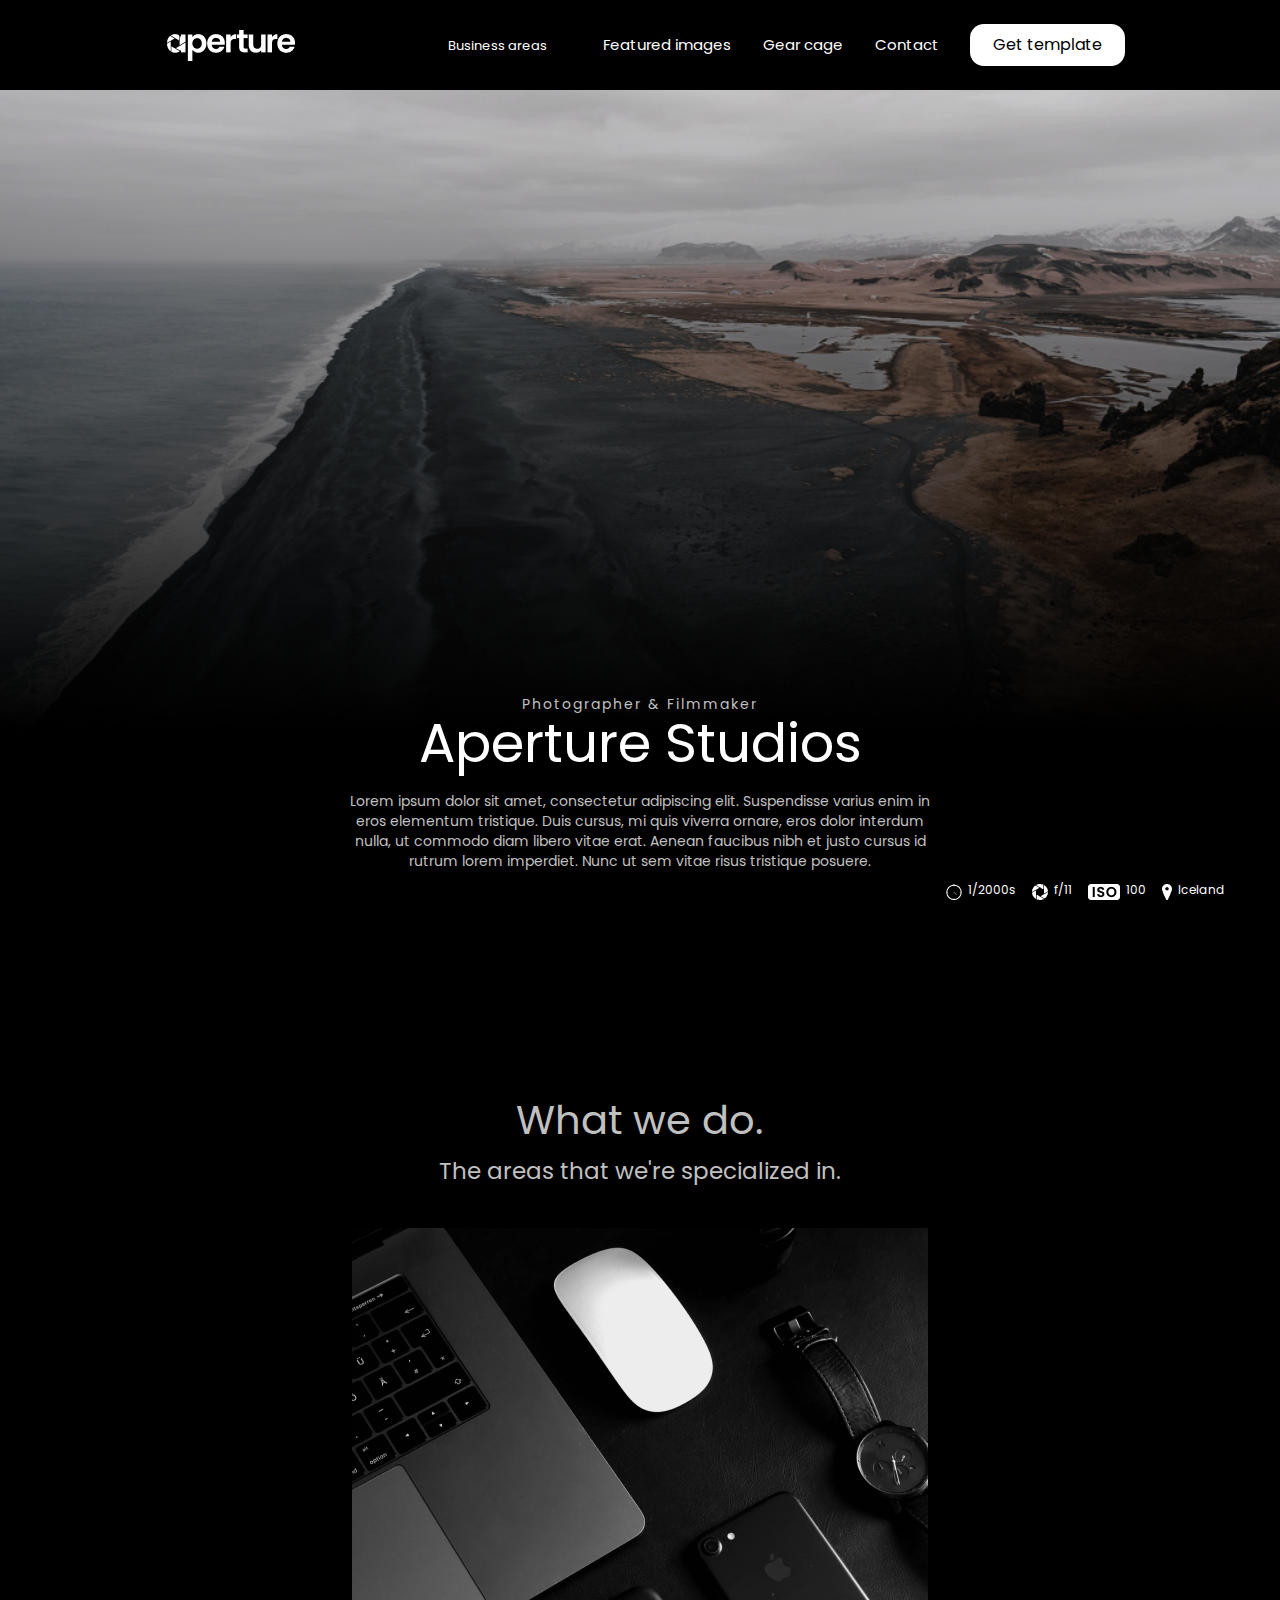
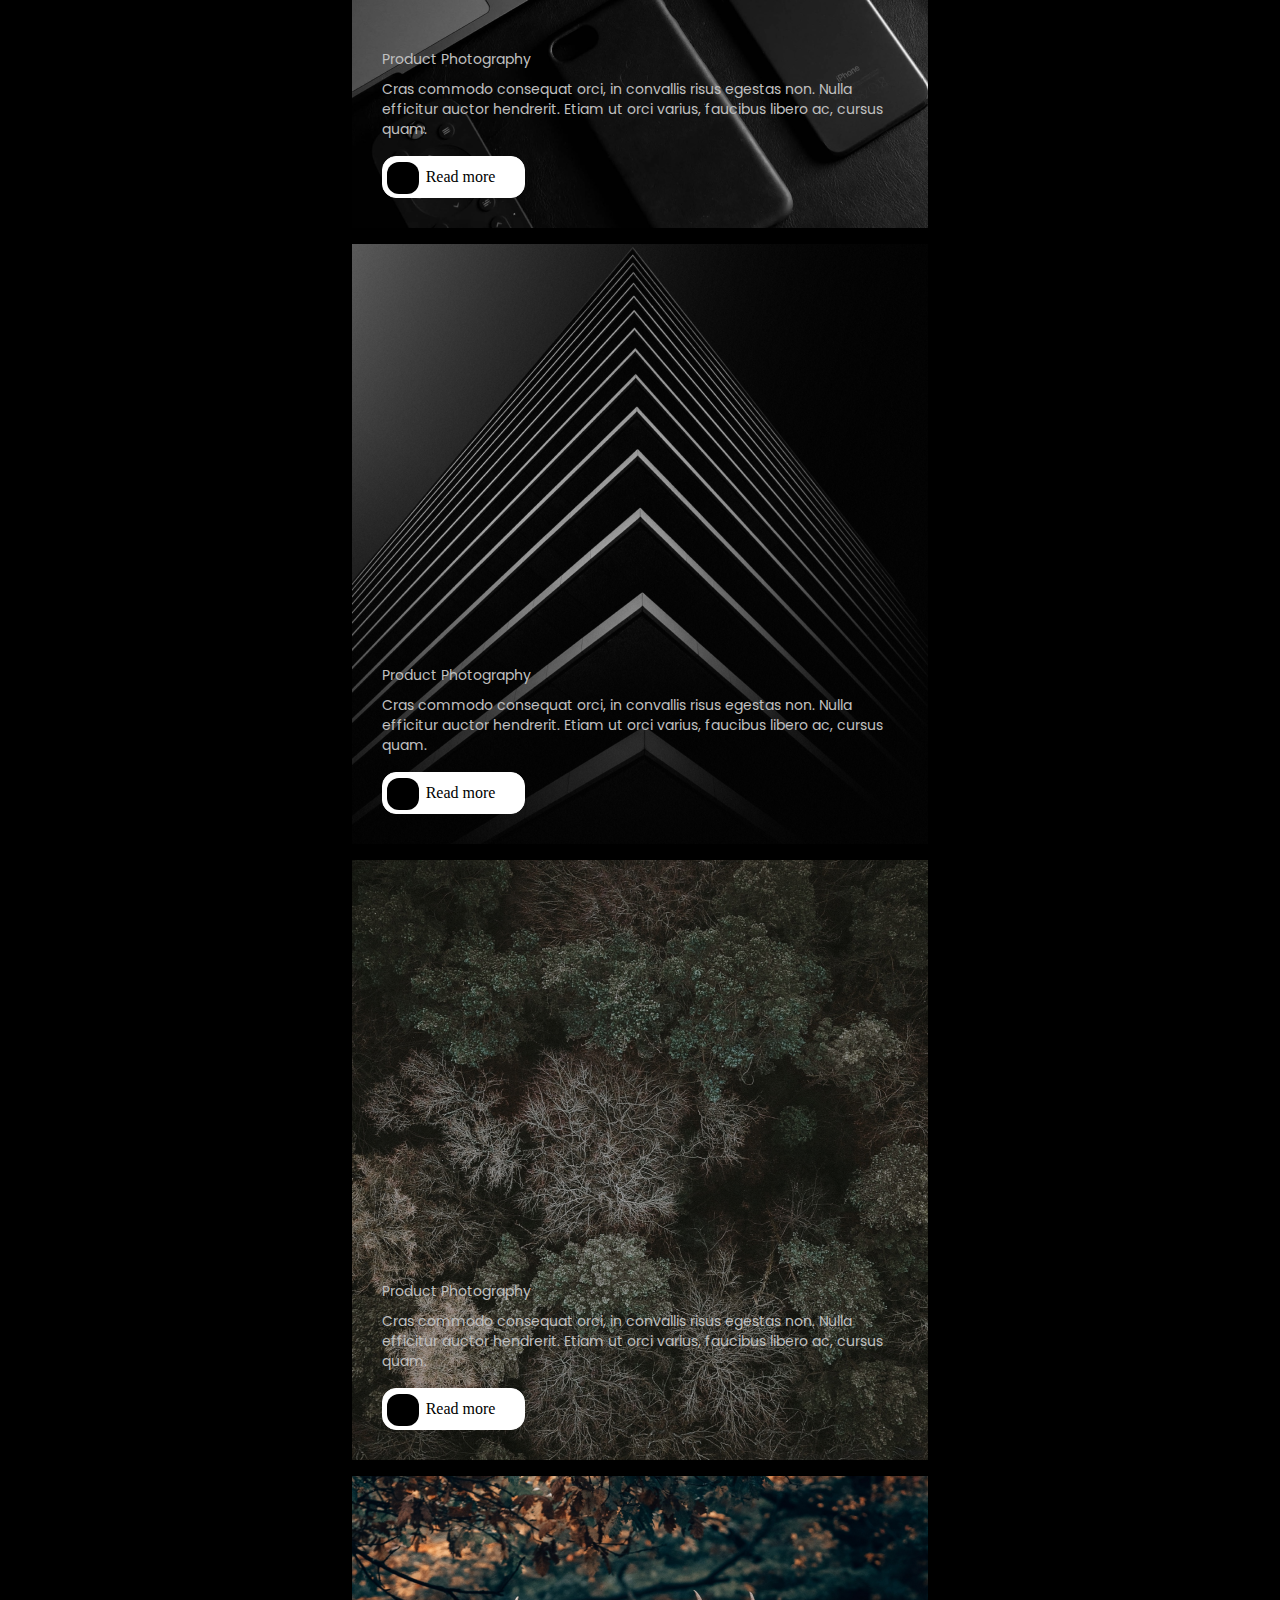
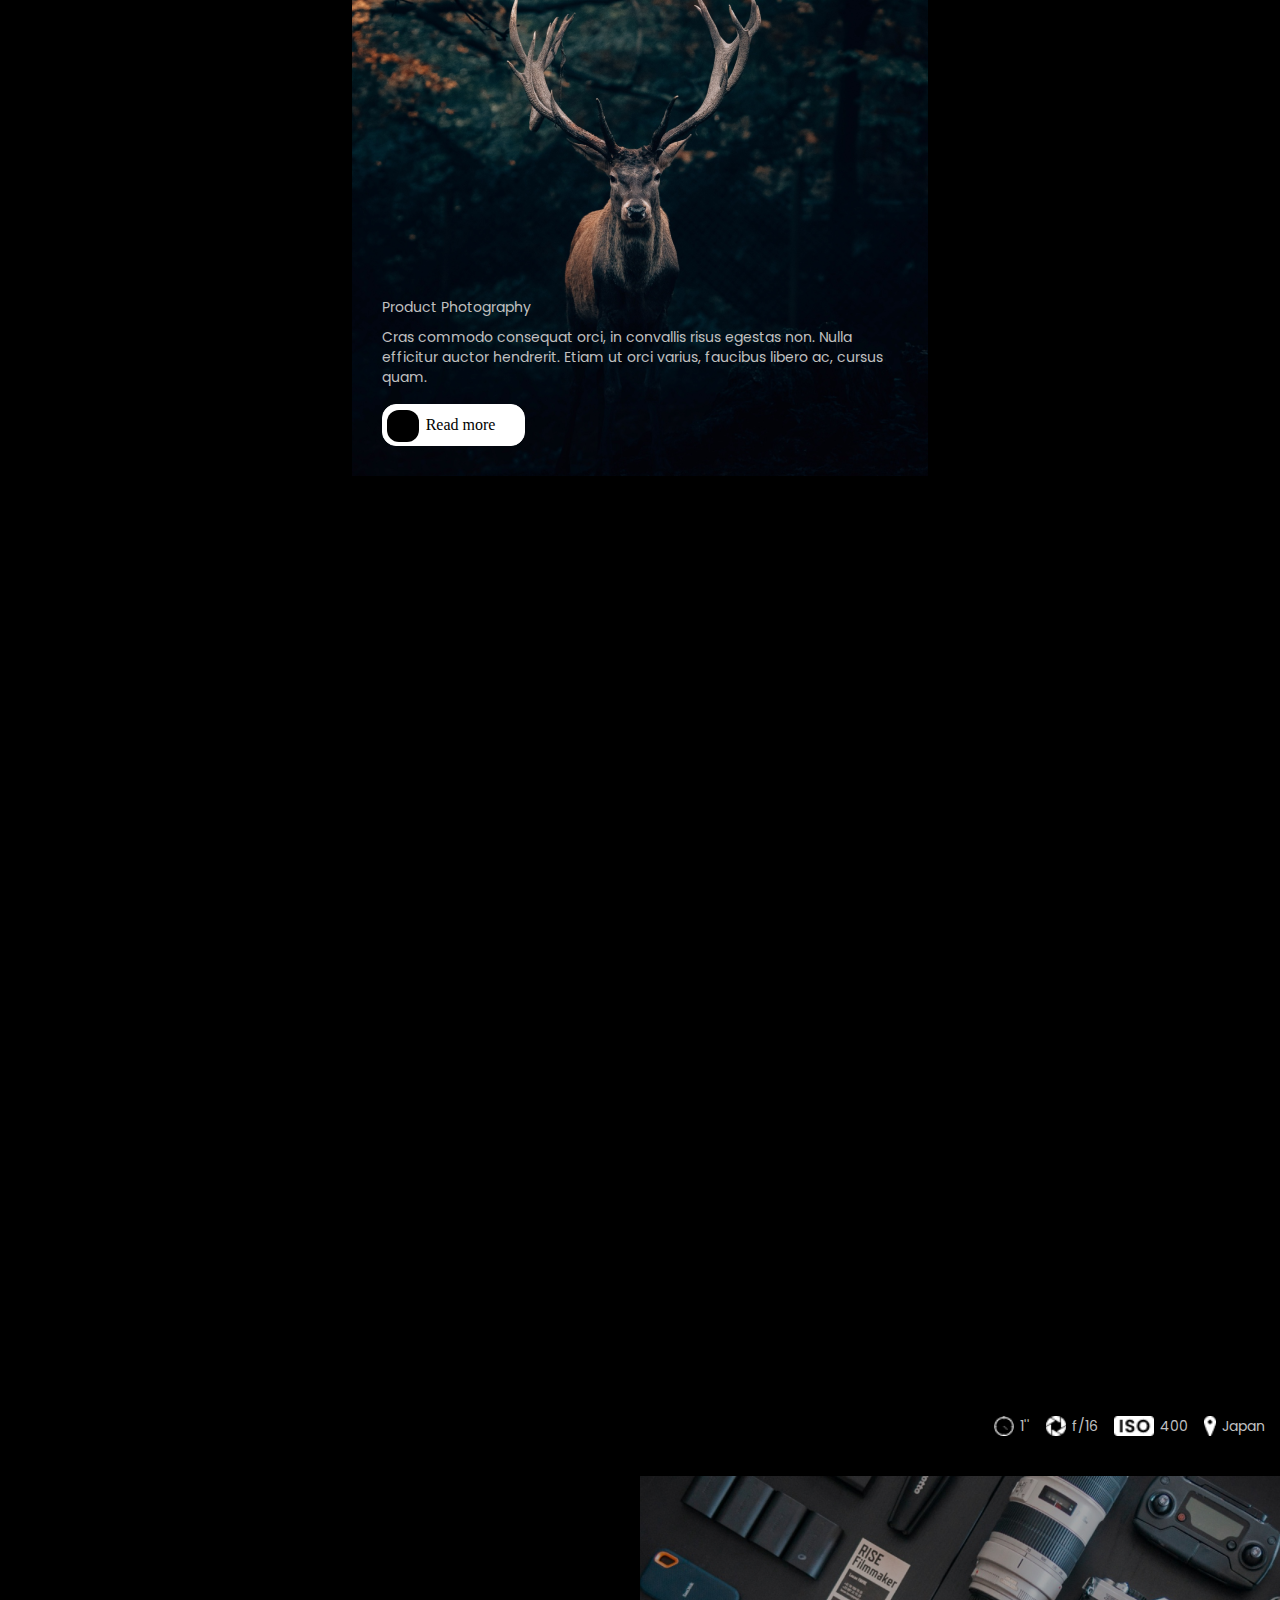
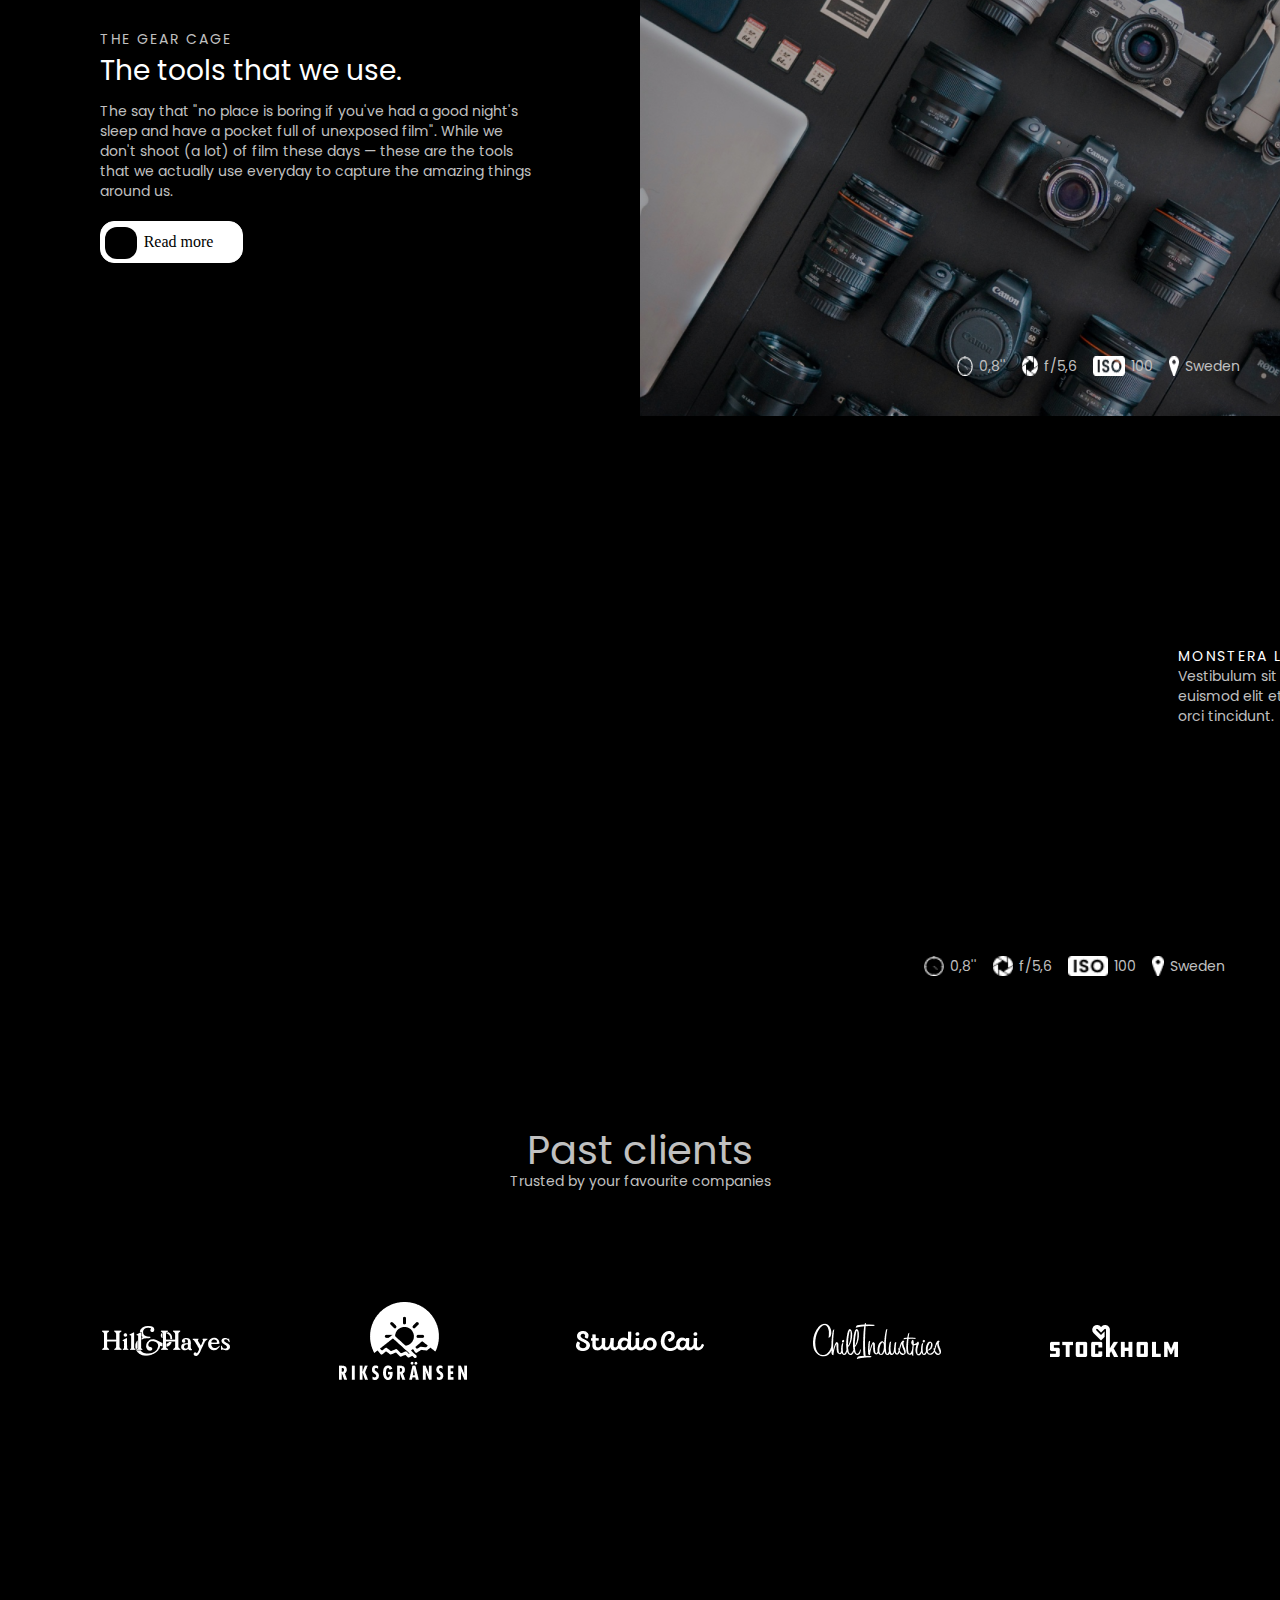
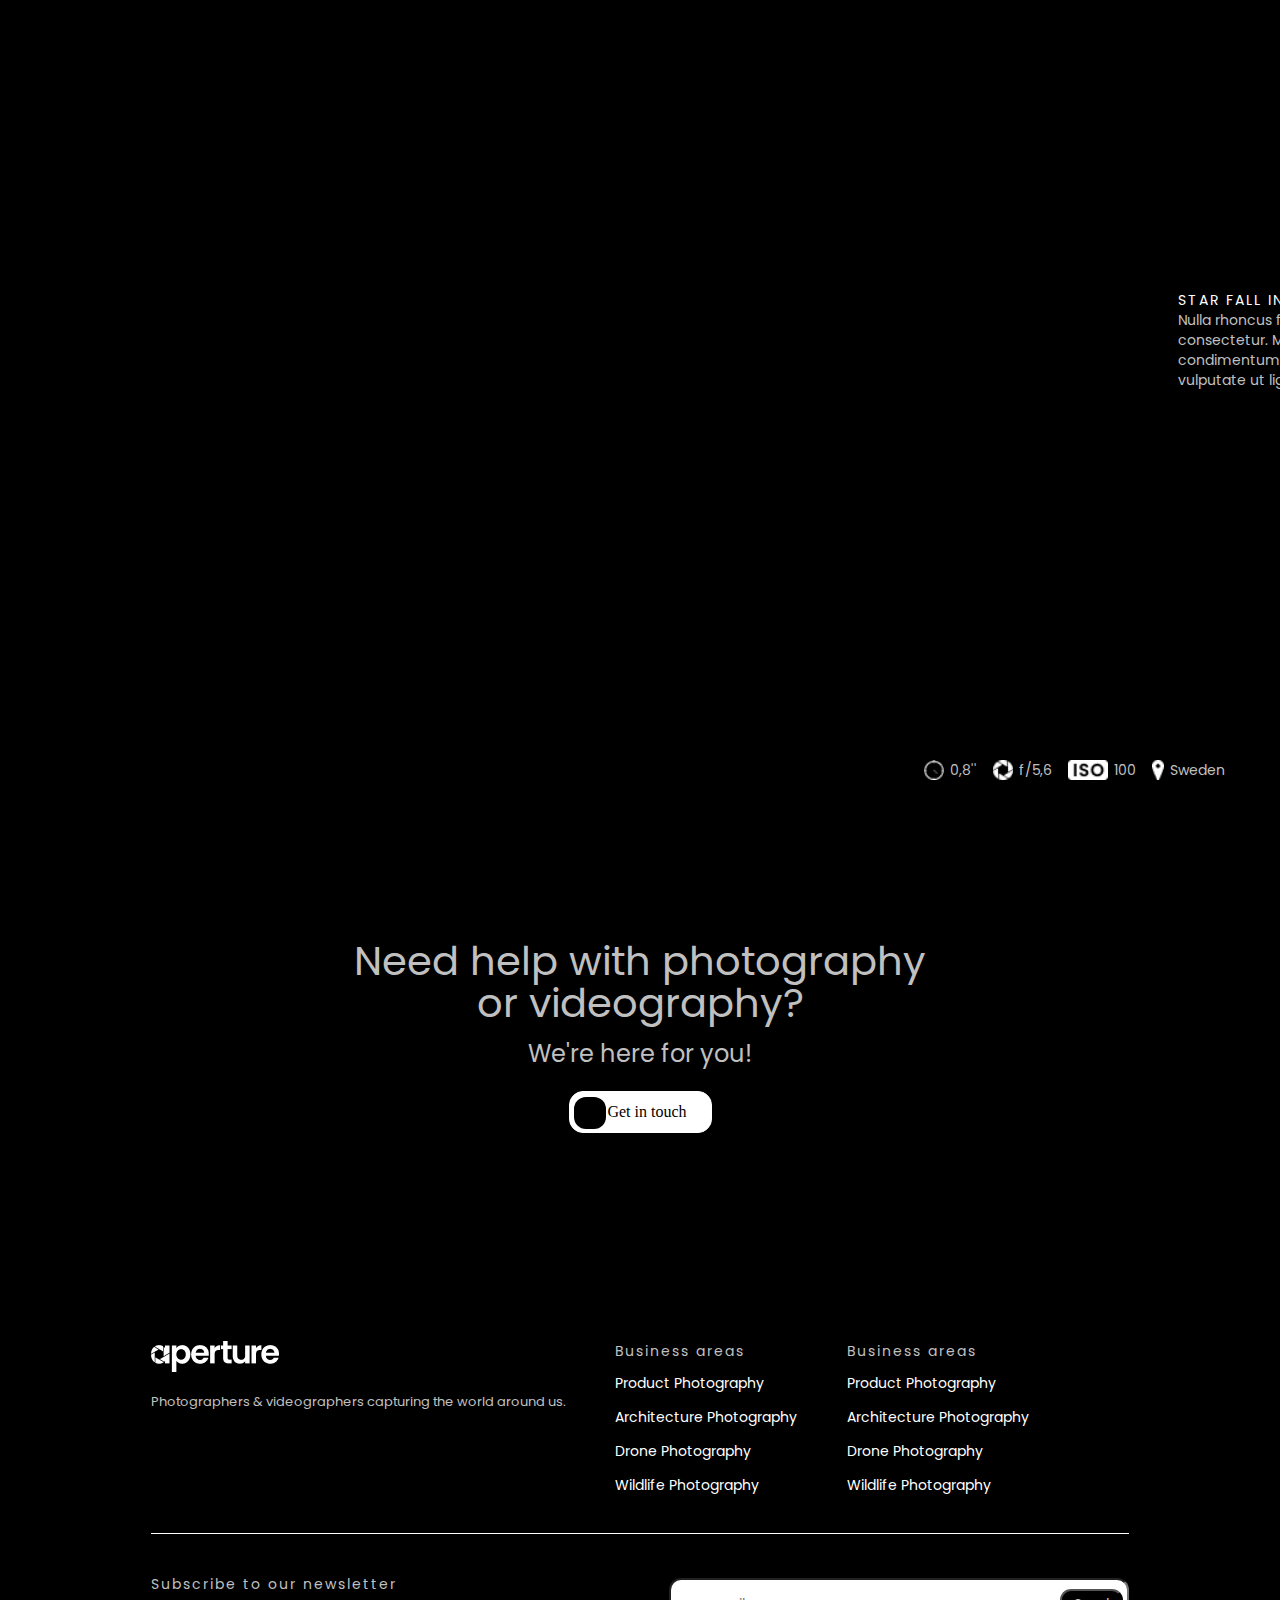
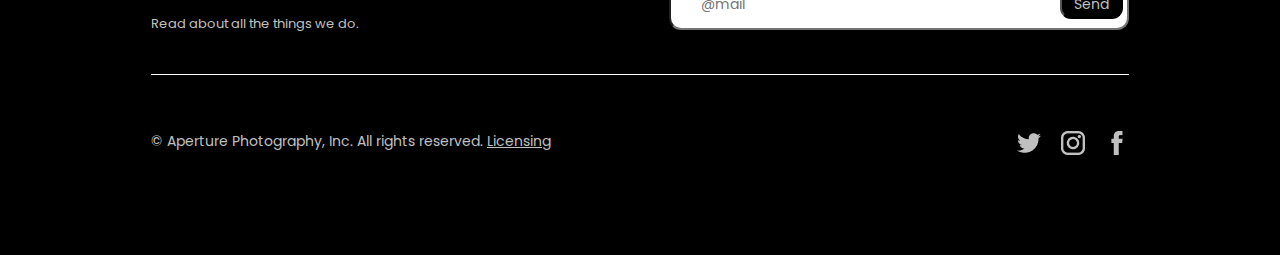
<file: index.html>
<!DOCTYPE html>
<html lang="en">
<head>
    <meta charset="UTF-8">
    <meta http-equiv="X-UA-Compatible" content="IE=edge">
    <meta name="viewport" content="width=device-width, initial-scale=1.0">
    <title>Aperture Studios</title>
    <link rel="stylesheet" href="./scss/style.css">
</head>
<body>
    <div class="wrapper">
        <header class="header">
            <div class="header__container">
                <div class="header__start">
                    <img src="./img/header/logo.png" alt="">
                </div>
                <div class="header-mobile__btn">
                    <span></span>
                </div>
                <div class="header__end">
                    <div class="header__areas">
                        <a href="#">Business areas</a>
                    </div>
                    <nav class="header__nav">
                        <ul class="header__ul">                       
                            <li class="header__li">
                                <a href="#" class="header__link">Featured images</a>
                            </li>
                            <li class="header__li">
                                <a href="#" class="header__link">Gear cage</a>
                            </li>
                            <li class="header__li">
                                <a href="#" class="header__link">Contact</a>
                            </li>
                        </ul>
                    </nav>
                    <div class="header__template">
                        <p>Get template</p>
                    </div>
                </div>
            </div>
        </header>

        <!-- start start -->
        <section class="section section__start">
            <div class="container start__container">
                <div class="start__content">
                    <p class="start__overtitle _anim-start">Photographer & Filmmaker</p>
                    <h1 class="start__title _anim-start">Aperture Studios</h1>
                    <p class="start__subtitle _anim-start">Lorem ipsum dolor sit amet, consectetur adipiscing elit. Suspendisse varius enim in eros elementum tristique. Duis cursus, mi quis viverra ornare, eros dolor interdum nulla, ut commodo diam libero vitae erat. Aenean faucibus nibh et justo cursus id rutrum lorem imperdiet. Nunc ut sem vitae risus tristique posuere.</p>
                </div>
                <div class="start__items items-start">
                    <div class="items-start__item">
                        <img src="./img/icon/img.png" alt="" class="items-start__img">
                        <p class="item-start__text">1/2000s</p>
                    </div>
                    <div class="items-start__item">
                        <img src="./img/icon/img1.png" alt="" class="items-start__img">
                        <p class="item-start__text">f/11</p>
                    </div>
                    <div class="items-start__item">
                        <img src="./img/icon/img2.png" alt="" class="items-start__img">
                        <p class="item-start__text">100</p>
                    </div>
                    <div class="items-start__item">
                        <img src="./img/icon/img3.png" alt="" class="items-start__img">
                        <p class="item-start__text">Iceland</p>
                    </div>
                </div>
            </div>
        </section>

        <!-- start end  -->

        <!-- what we do start -->

        <section class="section__what-we-do">
            <div class="what-we-do__container">
                <h2 class="what-we-do__title">What we do.</h2>
                <p class="what-we-do__subtitle">The areas that we're specialized in.</p>
                <div class="what-we-do__items">
                    <div class="what-we-do__item item-what-we-do">
                        <div class="item-what-we-do__bg" style="background: url('./img/what-we-do/IMAGE.png') no-repeat center;"></div>
                        <h4 class="item-what-we-do__title">Product Photography</h4>
                        <p class="item-what-we-do__text">Cras commodo consequat orci, in convallis risus egestas non. Nulla efficitur auctor hendrerit. Etiam ut orci varius, faucibus libero ac, cursus quam.</p>
                        <button class="aperture__btn">Read more</button>
                    </div>
                    <div class="what-we-do__item item-what-we-do">
                        <div class="item-what-we-do__bg" style="background: url('./img/what-we-do/IMAGE-1.png') no-repeat center;"></div>
                        <h4 class="item-what-we-do__title">Product Photography</h4>
                        <p class="item-what-we-do__text">Cras commodo consequat orci, in convallis risus egestas non. Nulla efficitur auctor hendrerit. Etiam ut orci varius, faucibus libero ac, cursus quam.</p>
                        <button class="aperture__btn">Read more</button>
                    </div>
                    <div class="what-we-do__item item-what-we-do">
                        <div class="item-what-we-do__bg" style="background: url('./img/what-we-do/IMAGE-2.png') no-repeat center;"></div>
                        <h4 class="item-what-we-do__title">Product Photography</h4>
                        <p class="item-what-we-do__text">Cras commodo consequat orci, in convallis risus egestas non. Nulla efficitur auctor hendrerit. Etiam ut orci varius, faucibus libero ac, cursus quam.</p>
                        <button class="aperture__btn">Read more</button>
                    </div>
                    <div class="what-we-do__item item-what-we-do">
                        <div class="item-what-we-do__bg" style="background: url('./img/what-we-do/IMAGE-3.png') no-repeat center;"></div>
                        <h4 class="item-what-we-do__title">Product Photography</h4>
                        <p class="item-what-we-do__text">Cras commodo consequat orci, in convallis risus egestas non. Nulla efficitur auctor hendrerit. Etiam ut orci varius, faucibus libero ac, cursus quam.</p>
                        <button class="aperture__btn">Read more</button>
                    </div>
                </div>
            </div>
        </section>

        <!-- what we do end -->

        <!-- fuji start -->

        <section class="section__fuji">
            <div class="fuji__container">
                <div class="fuji__content">
                    <h4 class="fuji__title _anim-items _anim-no-hide">Sunset at Mount Fuji</h4>
                    <p class="fuji__text _anim-items _anim-no-hide">Duis tristique sed lorem a vestibulum. Cras commodo consequat orci, in convallis risus egestas non.</p>
                </div>
                <div class="fuji__items">
                    <div class="fuji__item item-fuji">
                        <img src="./img/icon/img.png" alt="" class="item-fuji__img">
                        <p class="item-fuji__text">1''</p>
                    </div>
                    <div class="fuji__item item-fuji">
                        <img src="./img/icon/img1.png" alt="" class="item-fuji__img">
                        <p class="item-fuji__text">f/16</p>
                    </div>
                    <div class="fuji__item item-fuji">
                        <img src="./img/icon/img2.png" alt="" class="item-fuji__img">
                        <p class="item-fuji__text">400</p>
                    </div>
                    <div class="fuji__item item-fuji">
                        <img src="./img/icon/img3.png" alt="" class="item-fuji__img">
                        <p class="item-fuji__text">Japan</p>
                    </div>
                </div>
            </div>
        </section>

        <!-- fuji end -->

        <!-- tools start -->

        <section class="section__tols">
            <div class="tools__container">
                <div class="tools__start">
                    <p class="tools__overtitle">The Gear cage</p>
                    <h3 class="tools__title">The tools that we use.</h3>
                    <p class="tools__text">The say that "no place is boring if you've had a good night's sleep and have a pocket full of unexposed film". While we don't shoot (a lot) of film these days — these are the tools that we actually use everyday to capture the amazing things around us.</p>
                    <button class="aperture__btn">Read more</button>
                    
                </div>
                <div class="tools__end">
                    <div class="tools__items">
                        <div class="tools__item item-tools">
                            <img src="./img/icon/img.png" alt="" class="item-tools__img">
                            <p class="item-tools__text">0,8''</p>
                        </div>
                        <div class="tools__item item-tools">
                            <img src="./img/icon/img1.png" alt="" class="item-tools__img">
                            <p class="item-tools__text">f/5,6</p>
                        </div>
                        <div class="tools__item item-tools">
                            <img src="./img/icon/img2.png" alt="" class="item-tools__img">
                            <p class="item-tools__text">100</p>
                        </div>
                        <div class="tools__item item-tools">
                            <img src="./img/icon/img3.png" alt="" class="item-tools__img">
                            <p class="item-tools__text">Sweden</p>
                        </div>
                    </div>
                </div>
            </div>
        </section>

        <!-- tools end -->

        <!-- monstera start -->

        <section class="section__monstera">
            <div class="monstera__container">
                <div class="monstera__content">
                    <h4 class="monstera__title _anim-items _anim-no-hide">Monstera Leafs</h4>
                    <p class="monstera__text _anim-items _anim-no-hide">Vestibulum sit amet urna turpis. Mauris euismod elit et nisi ultrices, ut faucibus orci tincidunt.</p>
                </div>
                <div class="monstera__items">
                    <div class="monstera__item item-monstera">
                        <img src="./img/icon/img.png" alt="" class="item-monstera__img">
                        <p class="item-monstera__text">0,8''</p>
                    </div>
                    <div class="monstera__item item-monstera">
                        <img src="./img/icon/img1.png" alt="" class="item-monstera__img">
                        <p class="item-monstera__text">f/5,6</p>
                    </div>
                    <div class="monstera__item item-monstera">
                        <img src="./img/icon/img2.png" alt="" class="item-monstera__img">
                        <p class="item-monstera__text">100</p>
                    </div>
                    <div class="monstera__item item-monstera">
                        <img src="./img/icon/img3.png" alt="" class="item-monstera__img">
                        <p class="item-monstera__text">Sweden</p>
                    </div>
                </div>
            </div>
        </section>

        <!-- monstera end -->

        <!-- clients start -->

        <section class="section__clients">
            <div class="clients__container">
                <h2 class="clients__title">Past clients</h2>
                <p class="clients__subtitle">Trusted by your favourite companies</p>
                <div class="clients__items">
                    <div class="clients__item item-clients">
                        <img src="./img/clients/img.png" alt="" class="item-clients__img">
                    </div>
                    <div class="clients__item item-clients">
                        <img src="./img/clients/img2.png" alt="" class="item-clients__img">
                    </div>
                    <div class="clients__item item-clients">
                        <img src="./img/clients/img3.png" alt="" class="item-clients__img">
                    </div>
                    <div class="clients__item item-clients">
                        <img src="./img/clients/img4.png" alt="" class="item-clients__img">
                    </div>
                    <div class="clients__item item-clients">
                        <img src="./img/clients/img5.png" alt="" class="item-clients__img">
                    </div>
                </div>
            </div>
        </section>

        <!-- clients end -->

        <!-- himalaya start -->

        <section class="section__himalaya">
            <div class="himalaya__container">
                <div class="himalaya__content">
                    <h4 class="himalaya__title _anim-items _anim-no-hide">Star fall in the Himalayas</h4>
                    <p class="himalaya__text _anim-items _anim-no-hide">Nulla rhoncus feugiat eros quis consectetur. Morbi neque ex, condimentum dapibus congue et, vulputate ut ligula.</p>
                </div>
                <div class="himalaya__items">
                    <div class="himalaya__item item-himalaya">
                        <img src="./img/icon/img.png" alt="" class="item-himalaya__img">
                        <p class="item-himalaya__text">0,8''</p>
                    </div>
                    <div class="himalaya__item item-himalaya">
                        <img src="./img/icon/img1.png" alt="" class="item-himalaya__img">
                        <p class="item-himalaya__text">f/5,6</p>
                    </div>
                    <div class="himalaya__item item-himalaya">
                        <img src="./img/icon/img2.png" alt="" class="item-himalaya__img">
                        <p class="item-himalaya__text">100</p>
                    </div>
                    <div class="himalaya__item item-himalaya">
                        <img src="./img/icon/img3.png" alt="" class="item-himalaya__img">
                        <p class="item-himalaya__text">Sweden</p>
                    </div>
                </div>
            </div>
        </section>

        <!-- himalaya end -->

        <!-- help start -->

        <section class="section__help">
            <div class="help__container">
                <div class="help__content">
                    <h2 class="help__title">Need help with photography or videography?</h2>
                    <p class="help__subtitle">We're here for you!</p>
                    <button class="aperture__btn">Get in touch</button>
                </div>
            </div>
        </section>

        <!-- help end -->

        <footer class="section__footer">
            <div class="footer__container">
                <div class="footer__top top-footer">
                    <div class="top-footer__start">
                        <img src="./img/header/logo.png" alt="logo" class="top-footer__img">
                        <p class="top-footer__text">Photographers & videographers capturing the world around us.</p>
                    </div>
                    <div class="top-footer__end">
                        <div class="top-footer__col">
                            <p class="top-footer__title">Business areas</p>
                            <nav class="top-footer__nav">
                                <ul class="top-footer__ul">
                                    <li class="top-footer__li">
                                        <a href="#" class="tol-footer__link">Product Photography</a>
                                    </li>
                                    <li class="top-footer__li">
                                        <a href="#" class="tol-footer__link">Architecture Photography</a>
                                    </li>
                                    <li class="top-footer__li">
                                        <a href="#" class="tol-footer__link">Drone Photography</a>
                                    </li>
                                    <li class="top-footer__li">
                                        <a href="#" class="tol-footer__link">Wildlife Photography</a>
                                    </li>
                                </ul>
                            </nav>
                        </div>
                        <div class="top-footer__col">
                            <p class="top-footer__title">Business areas</p>
                            <nav class="top-footer__nav">
                                <ul class="top-footer__ul">
                                    <li class="top-footer__li">
                                        <a href="#" class="tol-footer__link">Product Photography</a>
                                    </li>
                                    <li class="top-footer__li">
                                        <a href="#" class="tol-footer__link">Architecture Photography</a>
                                    </li>
                                    <li class="top-footer__li">
                                        <a href="#" class="tol-footer__link">Drone Photography</a>
                                    </li>
                                    <li class="top-footer__li">
                                        <a href="#" class="tol-footer__link">Wildlife Photography</a>
                                    </li>
                                </ul>
                            </nav>
                        </div>
                    </div>
                </div>
                <div class="footer__line"></div>
                <div class="footer__middle middle-footer">
                    <div class="middle-footer__start">
                        <p class="middle-footer__title">Subscribe to our newsletter</p>
                        <p class="middle-footer__subtitle">Read about all the things we do.</p>
                    </div>
                    <div class="middle-footer__end">
                        <form action="" class="middle-footer__form">
                            <input type="text" name="mail" placeholder="@mail" class="middle-footer__input">
                            <button class="middle-footer__btn">Send</button>
                        </form>
                    </div>
                </div>
                <div class="footer__line"></div>
                <div class="footer__bottom bottom-footer">
                    <div class="bottom-footer__start">
                        <p class="bottom-footer__text">© Aperture Photography, Inc. All rights reserved. <a href="">Licensing</a></p>
                    </div>
                    <div class="bottom-footer__end">
                        <div class="bottom-footer__icons">
                            <a href="" class="bottom-footer__link">
                                <img src="./img/socials/twitter.png" alt="" class="bottom-footer__img">
                            </a>
                            <a href="" class="bottom-footer__link">
                                <img src="./img/socials/inst.png" alt="" class="bottom-footer__img">
                            </a>
                            <a href="" class="bottom-footer__link">
                                <img src="./img/socials/fb.png" alt="" class="bottom-footer__img">
                            </a>
                        </div>
                    </div>
                </div>
            </div>
        </footer>

    </div>
    


    <script src="./js/app.js"></script>
</body>
</html>
</file>
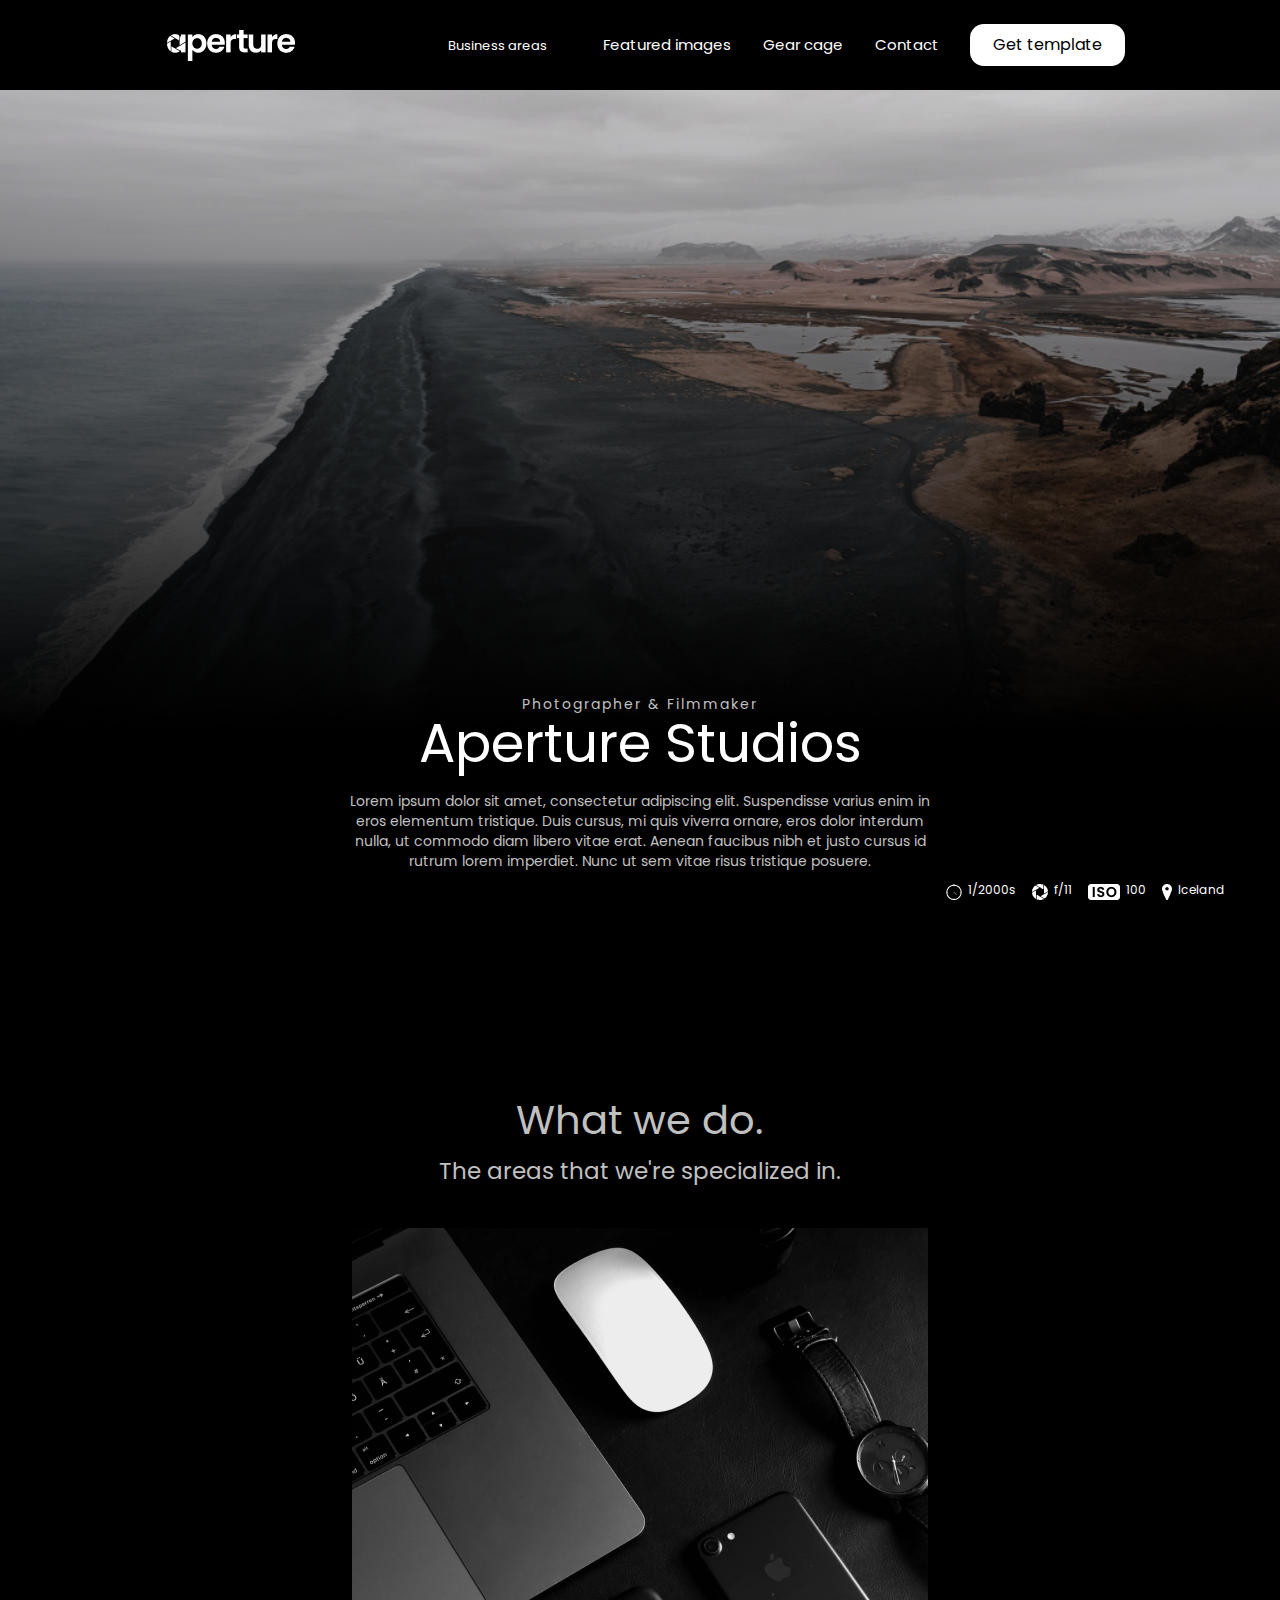
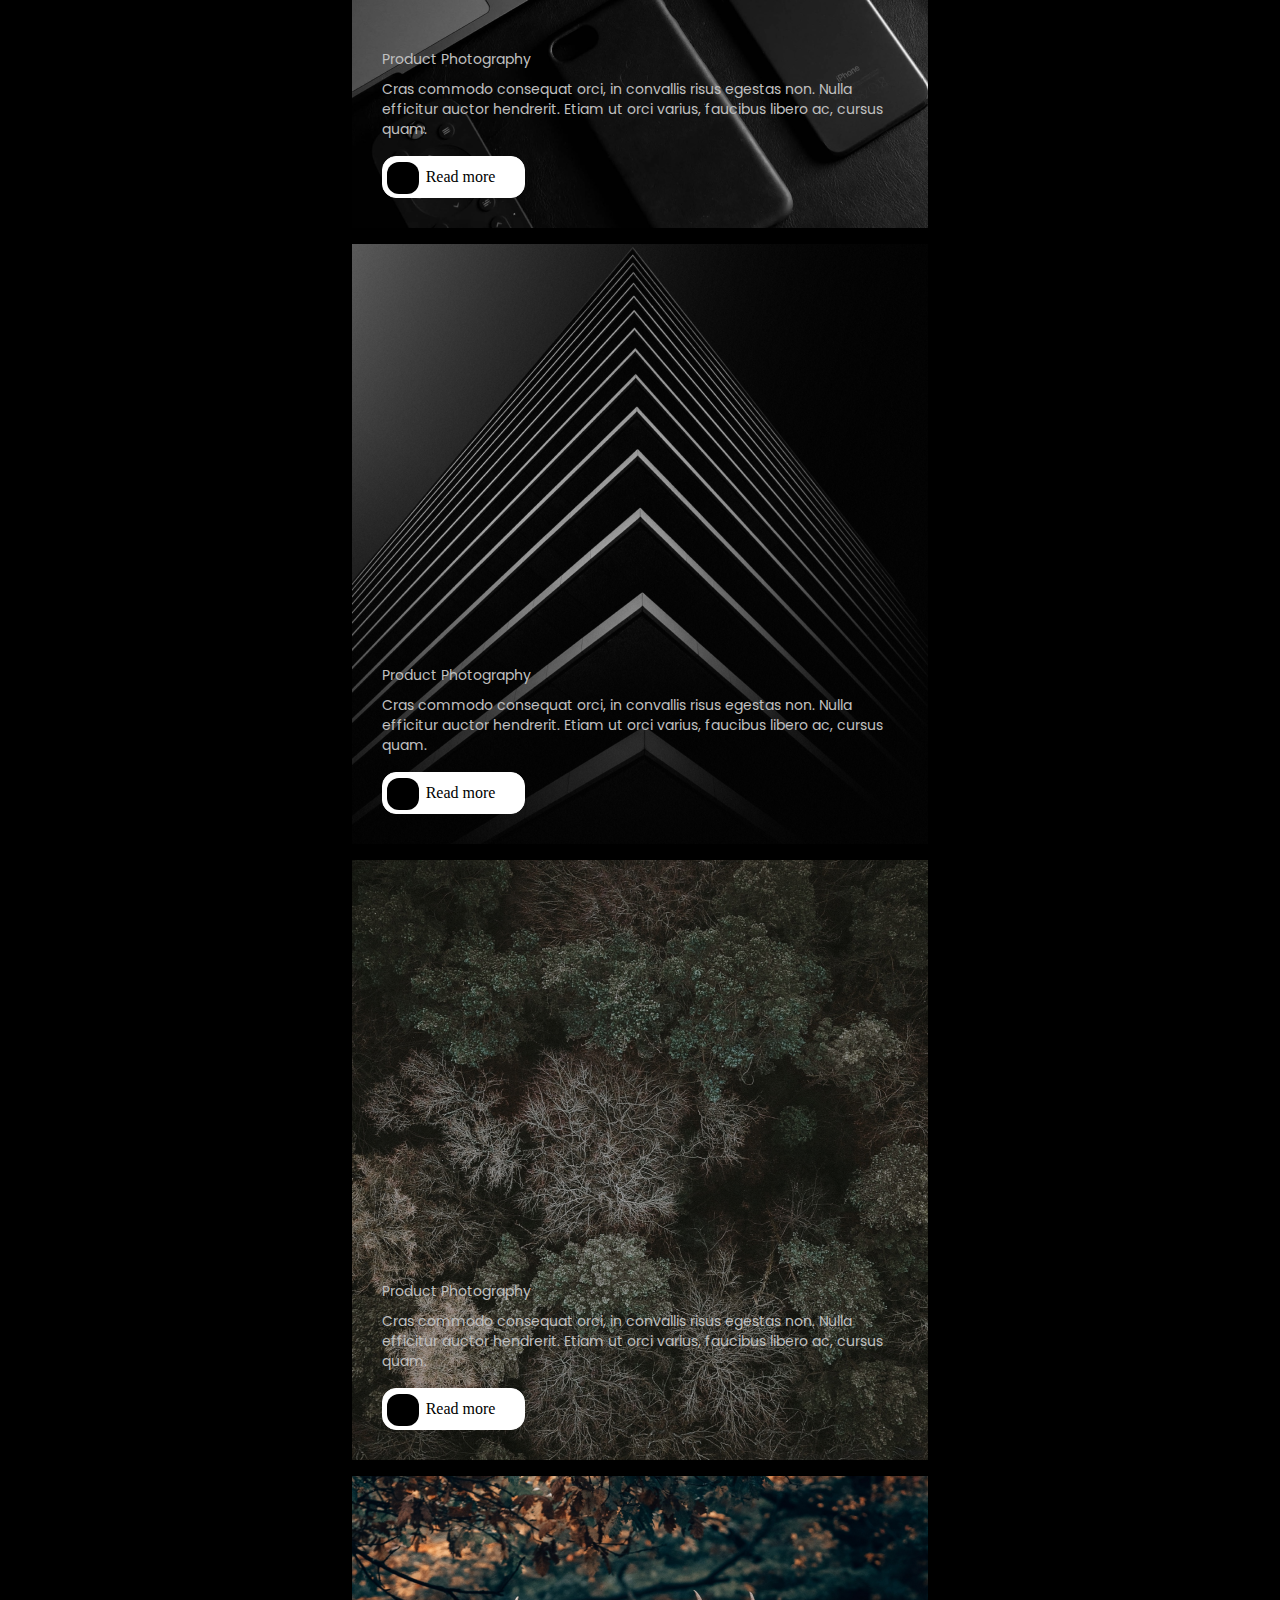
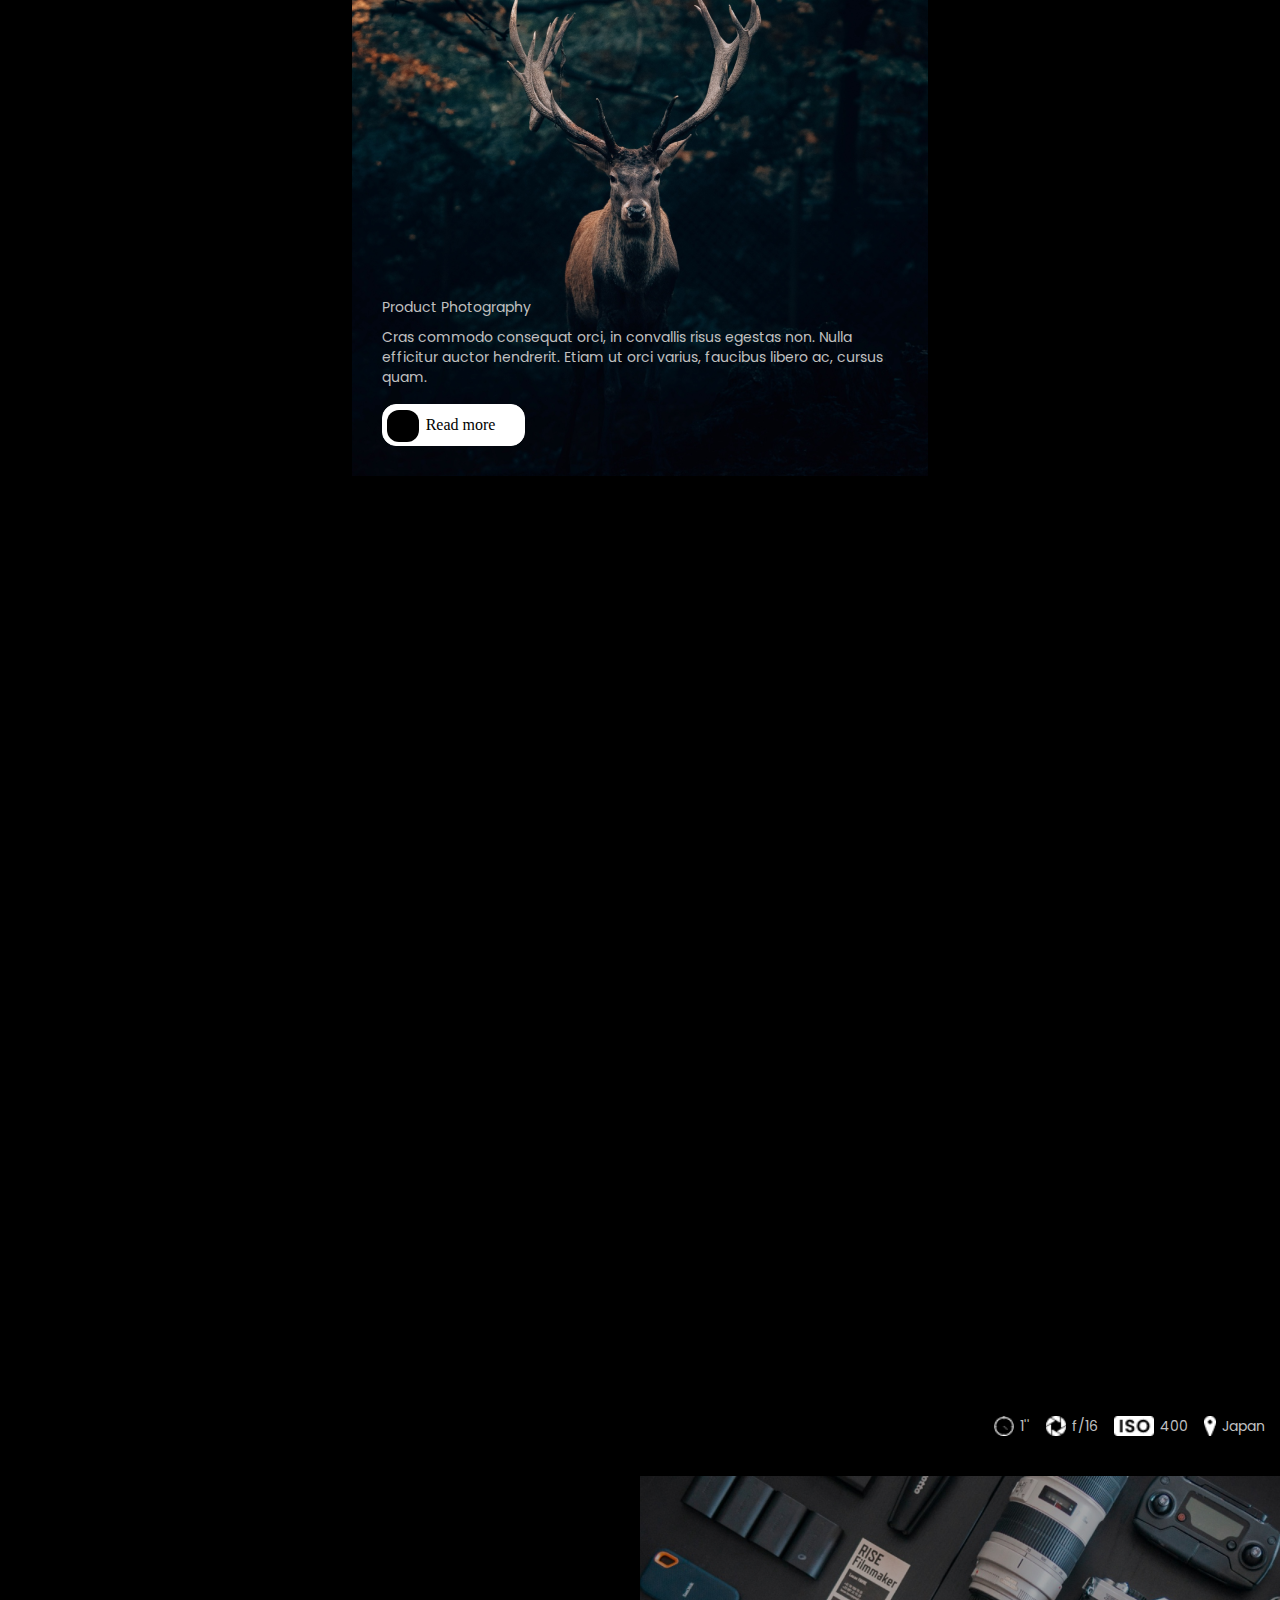
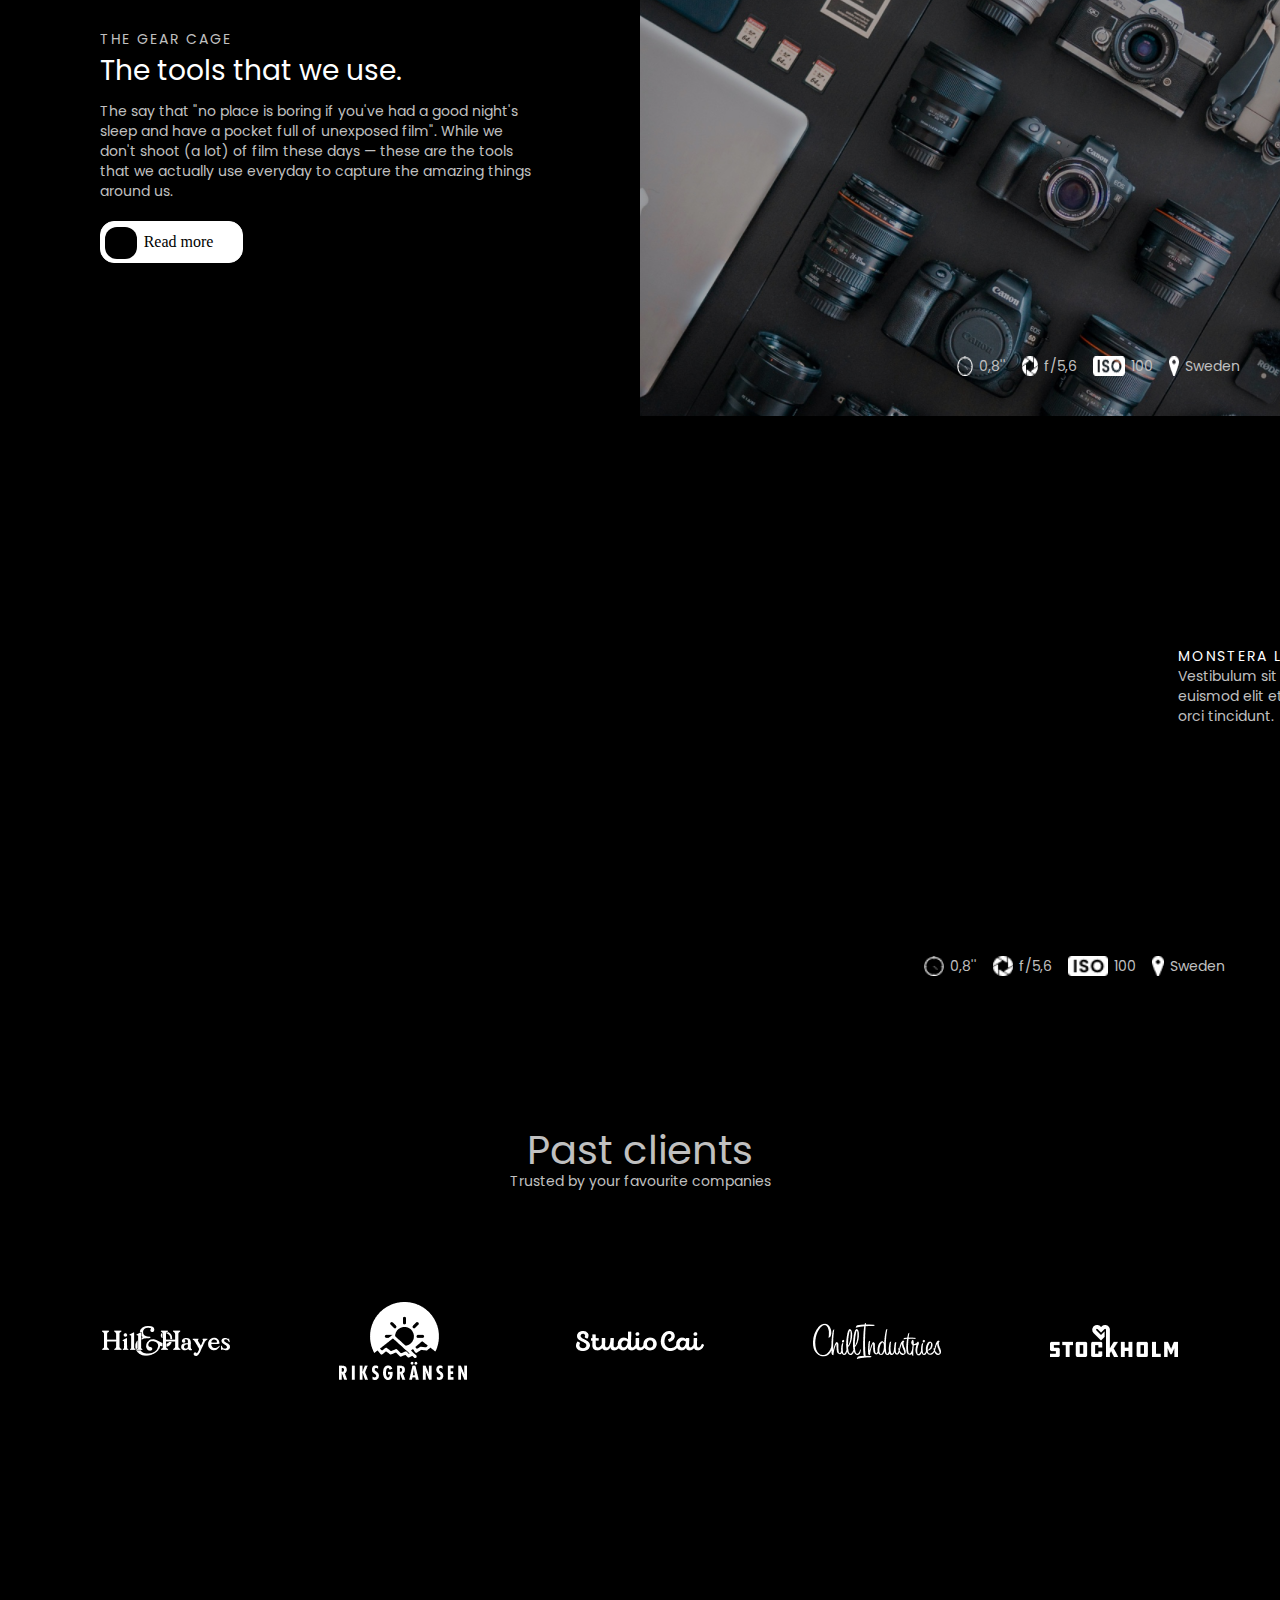
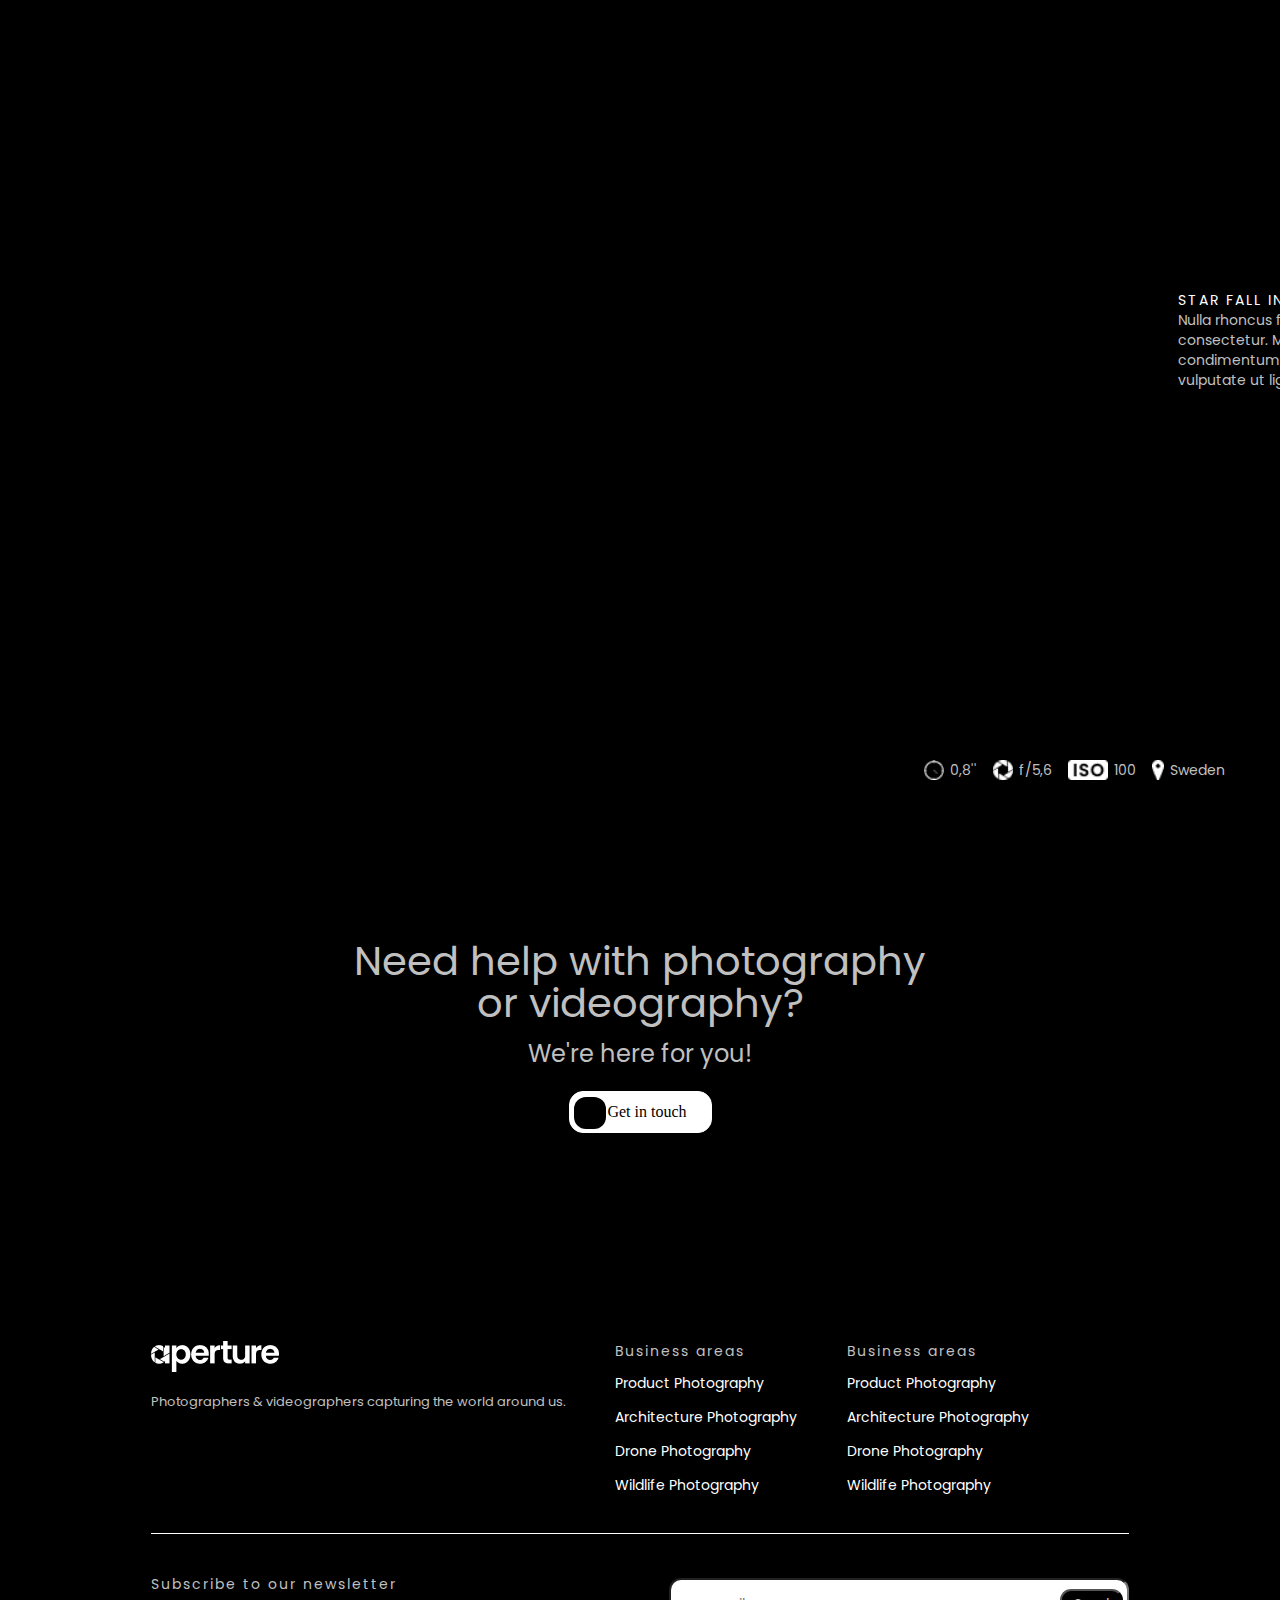
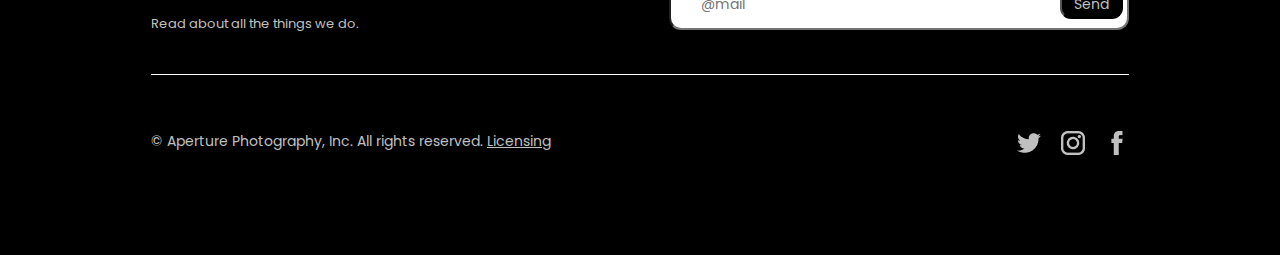
<file: aperture.html>
<!DOCTYPE html>
<html lang="en">
<head>
    <meta charset="UTF-8">
    <meta http-equiv="X-UA-Compatible" content="IE=edge">
    <meta name="viewport" content="width=device-width, initial-scale=1.0">
    <title>Aperture Studios</title>
    <link rel="stylesheet" href="./scss/style.css">
</head>
<body>
    <div class="wrapper">
        <header class="header">
            <div class="header__container">
                <div class="header__start">
                    <img src="./img/header/logo.png" alt="">
                </div>
                <div class="header-mobile__btn">
                    <span></span>
                </div>
                <div class="header__end">
                    <div class="header__areas">
                        <a href="#">Business areas</a>
                    </div>
                    <nav class="header__nav">
                        <ul class="header__ul">                       
                            <li class="header__li">
                                <a href="#" class="header__link">Featured images</a>
                            </li>
                            <li class="header__li">
                                <a href="#" class="header__link">Gear cage</a>
                            </li>
                            <li class="header__li">
                                <a href="#" class="header__link">Contact</a>
                            </li>
                        </ul>
                    </nav>
                    <div class="header__template">
                        <p>Get template</p>
                    </div>
                </div>
            </div>
        </header>

        <!-- start start -->
        <section class="section section__start">
            <div class="container start__container">
                <div class="start__content">
                    <p class="start__overtitle _anim-start">Photographer & Filmmaker</p>
                    <h1 class="start__title _anim-start">Aperture Studios</h1>
                    <p class="start__subtitle _anim-start">Lorem ipsum dolor sit amet, consectetur adipiscing elit. Suspendisse varius enim in eros elementum tristique. Duis cursus, mi quis viverra ornare, eros dolor interdum nulla, ut commodo diam libero vitae erat. Aenean faucibus nibh et justo cursus id rutrum lorem imperdiet. Nunc ut sem vitae risus tristique posuere.</p>
                </div>
                <div class="start__items items-start">
                    <div class="items-start__item">
                        <img src="./img/icon/img.png" alt="" class="items-start__img">
                        <p class="item-start__text">1/2000s</p>
                    </div>
                    <div class="items-start__item">
                        <img src="./img/icon/img1.png" alt="" class="items-start__img">
                        <p class="item-start__text">f/11</p>
                    </div>
                    <div class="items-start__item">
                        <img src="./img/icon/img2.png" alt="" class="items-start__img">
                        <p class="item-start__text">100</p>
                    </div>
                    <div class="items-start__item">
                        <img src="./img/icon/img3.png" alt="" class="items-start__img">
                        <p class="item-start__text">Iceland</p>
                    </div>
                </div>
            </div>
        </section>

        <!-- start end  -->

        <!-- what we do start -->

        <section class="section__what-we-do">
            <div class="what-we-do__container">
                <h2 class="what-we-do__title">What we do.</h2>
                <p class="what-we-do__subtitle">The areas that we're specialized in.</p>
                <div class="what-we-do__items">
                    <div class="what-we-do__item item-what-we-do">
                        <div class="item-what-we-do__bg" style="background: url('./img/what-we-do/IMAGE.png') no-repeat center;"></div>
                        <h4 class="item-what-we-do__title">Product Photography</h4>
                        <p class="item-what-we-do__text">Cras commodo consequat orci, in convallis risus egestas non. Nulla efficitur auctor hendrerit. Etiam ut orci varius, faucibus libero ac, cursus quam.</p>
                        <button class="aperture__btn">Read more</button>
                    </div>
                    <div class="what-we-do__item item-what-we-do">
                        <div class="item-what-we-do__bg" style="background: url('./img/what-we-do/IMAGE-1.png') no-repeat center;"></div>
                        <h4 class="item-what-we-do__title">Product Photography</h4>
                        <p class="item-what-we-do__text">Cras commodo consequat orci, in convallis risus egestas non. Nulla efficitur auctor hendrerit. Etiam ut orci varius, faucibus libero ac, cursus quam.</p>
                        <button class="aperture__btn">Read more</button>
                    </div>
                    <div class="what-we-do__item item-what-we-do">
                        <div class="item-what-we-do__bg" style="background: url('./img/what-we-do/IMAGE-2.png') no-repeat center;"></div>
                        <h4 class="item-what-we-do__title">Product Photography</h4>
                        <p class="item-what-we-do__text">Cras commodo consequat orci, in convallis risus egestas non. Nulla efficitur auctor hendrerit. Etiam ut orci varius, faucibus libero ac, cursus quam.</p>
                        <button class="aperture__btn">Read more</button>
                    </div>
                    <div class="what-we-do__item item-what-we-do">
                        <div class="item-what-we-do__bg" style="background: url('./img/what-we-do/IMAGE-3.png') no-repeat center;"></div>
                        <h4 class="item-what-we-do__title">Product Photography</h4>
                        <p class="item-what-we-do__text">Cras commodo consequat orci, in convallis risus egestas non. Nulla efficitur auctor hendrerit. Etiam ut orci varius, faucibus libero ac, cursus quam.</p>
                        <button class="aperture__btn">Read more</button>
                    </div>
                </div>
            </div>
        </section>

        <!-- what we do end -->

        <!-- fuji start -->

        <section class="section__fuji">
            <div class="fuji__container">
                <div class="fuji__content">
                    <h4 class="fuji__title _anim-items _anim-no-hide">Sunset at Mount Fuji</h4>
                    <p class="fuji__text _anim-items _anim-no-hide">Duis tristique sed lorem a vestibulum. Cras commodo consequat orci, in convallis risus egestas non.</p>
                </div>
                <div class="fuji__items">
                    <div class="fuji__item item-fuji">
                        <img src="./img/icon/img.png" alt="" class="item-fuji__img">
                        <p class="item-fuji__text">1''</p>
                    </div>
                    <div class="fuji__item item-fuji">
                        <img src="./img/icon/img1.png" alt="" class="item-fuji__img">
                        <p class="item-fuji__text">f/16</p>
                    </div>
                    <div class="fuji__item item-fuji">
                        <img src="./img/icon/img2.png" alt="" class="item-fuji__img">
                        <p class="item-fuji__text">400</p>
                    </div>
                    <div class="fuji__item item-fuji">
                        <img src="./img/icon/img3.png" alt="" class="item-fuji__img">
                        <p class="item-fuji__text">Japan</p>
                    </div>
                </div>
            </div>
        </section>

        <!-- fuji end -->

        <!-- tools start -->

        <section class="section__tols">
            <div class="tools__container">
                <div class="tools__start">
                    <p class="tools__overtitle">The Gear cage</p>
                    <h3 class="tools__title">The tools that we use.</h3>
                    <p class="tools__text">The say that "no place is boring if you've had a good night's sleep and have a pocket full of unexposed film". While we don't shoot (a lot) of film these days — these are the tools that we actually use everyday to capture the amazing things around us.</p>
                    <button class="aperture__btn">Read more</button>
                    
                </div>
                <div class="tools__end">
                    <div class="tools__items">
                        <div class="tools__item item-tools">
                            <img src="./img/icon/img.png" alt="" class="item-tools__img">
                            <p class="item-tools__text">0,8''</p>
                        </div>
                        <div class="tools__item item-tools">
                            <img src="./img/icon/img1.png" alt="" class="item-tools__img">
                            <p class="item-tools__text">f/5,6</p>
                        </div>
                        <div class="tools__item item-tools">
                            <img src="./img/icon/img2.png" alt="" class="item-tools__img">
                            <p class="item-tools__text">100</p>
                        </div>
                        <div class="tools__item item-tools">
                            <img src="./img/icon/img3.png" alt="" class="item-tools__img">
                            <p class="item-tools__text">Sweden</p>
                        </div>
                    </div>
                </div>
            </div>
        </section>

        <!-- tools end -->

        <!-- monstera start -->

        <section class="section__monstera">
            <div class="monstera__container">
                <div class="monstera__content">
                    <h4 class="monstera__title _anim-items _anim-no-hide">Monstera Leafs</h4>
                    <p class="monstera__text _anim-items _anim-no-hide">Vestibulum sit amet urna turpis. Mauris euismod elit et nisi ultrices, ut faucibus orci tincidunt.</p>
                </div>
                <div class="monstera__items">
                    <div class="monstera__item item-monstera">
                        <img src="./img/icon/img.png" alt="" class="item-monstera__img">
                        <p class="item-monstera__text">0,8''</p>
                    </div>
                    <div class="monstera__item item-monstera">
                        <img src="./img/icon/img1.png" alt="" class="item-monstera__img">
                        <p class="item-monstera__text">f/5,6</p>
                    </div>
                    <div class="monstera__item item-monstera">
                        <img src="./img/icon/img2.png" alt="" class="item-monstera__img">
                        <p class="item-monstera__text">100</p>
                    </div>
                    <div class="monstera__item item-monstera">
                        <img src="./img/icon/img3.png" alt="" class="item-monstera__img">
                        <p class="item-monstera__text">Sweden</p>
                    </div>
                </div>
            </div>
        </section>

        <!-- monstera end -->

        <!-- clients start -->

        <section class="section__clients">
            <div class="clients__container">
                <h2 class="clients__title">Past clients</h2>
                <p class="clients__subtitle">Trusted by your favourite companies</p>
                <div class="clients__items">
                    <div class="clients__item item-clients">
                        <img src="./img/clients/img.png" alt="" class="item-clients__img">
                    </div>
                    <div class="clients__item item-clients">
                        <img src="./img/clients/img2.png" alt="" class="item-clients__img">
                    </div>
                    <div class="clients__item item-clients">
                        <img src="./img/clients/img3.png" alt="" class="item-clients__img">
                    </div>
                    <div class="clients__item item-clients">
                        <img src="./img/clients/img4.png" alt="" class="item-clients__img">
                    </div>
                    <div class="clients__item item-clients">
                        <img src="./img/clients/img5.png" alt="" class="item-clients__img">
                    </div>
                </div>
            </div>
        </section>

        <!-- clients end -->

        <!-- himalaya start -->

        <section class="section__himalaya">
            <div class="himalaya__container">
                <div class="himalaya__content">
                    <h4 class="himalaya__title _anim-items _anim-no-hide">Star fall in the Himalayas</h4>
                    <p class="himalaya__text _anim-items _anim-no-hide">Nulla rhoncus feugiat eros quis consectetur. Morbi neque ex, condimentum dapibus congue et, vulputate ut ligula.</p>
                </div>
                <div class="himalaya__items">
                    <div class="himalaya__item item-himalaya">
                        <img src="./img/icon/img.png" alt="" class="item-himalaya__img">
                        <p class="item-himalaya__text">0,8''</p>
                    </div>
                    <div class="himalaya__item item-himalaya">
                        <img src="./img/icon/img1.png" alt="" class="item-himalaya__img">
                        <p class="item-himalaya__text">f/5,6</p>
                    </div>
                    <div class="himalaya__item item-himalaya">
                        <img src="./img/icon/img2.png" alt="" class="item-himalaya__img">
                        <p class="item-himalaya__text">100</p>
                    </div>
                    <div class="himalaya__item item-himalaya">
                        <img src="./img/icon/img3.png" alt="" class="item-himalaya__img">
                        <p class="item-himalaya__text">Sweden</p>
                    </div>
                </div>
            </div>
        </section>

        <!-- himalaya end -->

        <!-- help start -->

        <section class="section__help">
            <div class="help__container">
                <div class="help__content">
                    <h2 class="help__title">Need help with photography or videography?</h2>
                    <p class="help__subtitle">We're here for you!</p>
                    <button class="aperture__btn">Get in touch</button>
                </div>
            </div>
        </section>

        <!-- help end -->

        <footer class="section__footer">
            <div class="footer__container">
                <div class="footer__top top-footer">
                    <div class="top-footer__start">
                        <img src="./img/header/logo.png" alt="logo" class="top-footer__img">
                        <p class="top-footer__text">Photographers & videographers capturing the world around us.</p>
                    </div>
                    <div class="top-footer__end">
                        <div class="top-footer__col">
                            <p class="top-footer__title">Business areas</p>
                            <nav class="top-footer__nav">
                                <ul class="top-footer__ul">
                                    <li class="top-footer__li">
                                        <a href="#" class="tol-footer__link">Product Photography</a>
                                    </li>
                                    <li class="top-footer__li">
                                        <a href="#" class="tol-footer__link">Architecture Photography</a>
                                    </li>
                                    <li class="top-footer__li">
                                        <a href="#" class="tol-footer__link">Drone Photography</a>
                                    </li>
                                    <li class="top-footer__li">
                                        <a href="#" class="tol-footer__link">Wildlife Photography</a>
                                    </li>
                                </ul>
                            </nav>
                        </div>
                        <div class="top-footer__col">
                            <p class="top-footer__title">Business areas</p>
                            <nav class="top-footer__nav">
                                <ul class="top-footer__ul">
                                    <li class="top-footer__li">
                                        <a href="#" class="tol-footer__link">Product Photography</a>
                                    </li>
                                    <li class="top-footer__li">
                                        <a href="#" class="tol-footer__link">Architecture Photography</a>
                                    </li>
                                    <li class="top-footer__li">
                                        <a href="#" class="tol-footer__link">Drone Photography</a>
                                    </li>
                                    <li class="top-footer__li">
                                        <a href="#" class="tol-footer__link">Wildlife Photography</a>
                                    </li>
                                </ul>
                            </nav>
                        </div>
                    </div>
                </div>
                <div class="footer__line"></div>
                <div class="footer__middle middle-footer">
                    <div class="middle-footer__start">
                        <p class="middle-footer__title">Subscribe to our newsletter</p>
                        <p class="middle-footer__subtitle">Read about all the things we do.</p>
                    </div>
                    <div class="middle-footer__end">
                        <form action="" class="middle-footer__form">
                            <input type="text" name="mail" placeholder="@mail" class="middle-footer__input">
                            <button class="middle-footer__btn">Send</button>
                        </form>
                    </div>
                </div>
                <div class="footer__line"></div>
                <div class="footer__bottom bottom-footer">
                    <div class="bottom-footer__start">
                        <p class="bottom-footer__text">© Aperture Photography, Inc. All rights reserved. <a href="">Licensing</a></p>
                    </div>
                    <div class="bottom-footer__end">
                        <div class="bottom-footer__icons">
                            <a href="" class="bottom-footer__link">
                                <img src="./img/socials/twitter.png" alt="" class="bottom-footer__img">
                            </a>
                            <a href="" class="bottom-footer__link">
                                <img src="./img/socials/inst.png" alt="" class="bottom-footer__img">
                            </a>
                            <a href="" class="bottom-footer__link">
                                <img src="./img/socials/fb.png" alt="" class="bottom-footer__img">
                            </a>
                        </div>
                    </div>
                </div>
            </div>
        </footer>

    </div>
    


    <script src="./js/app.js"></script>
</body>
</html>
</file>
<file: scss/style.css>
@charset "UTF-8";
@import url(https://fonts.googleapis.com/css?family=Poppins:100,100italic,200,200italic,300,300italic,regular,italic,500,500italic,600,600italic,700,700italic,800,800italic,900,900italic);
/* Указываем box sizing */
*,
*::before,
*::after {
  box-sizing: border-box;
}

/* Убираем внутренние отступы */
ul[class],
ol[class] {
  padding: 0;
}

/* Убираем внешние отступы */
body,
h1,
h2,
h3,
h4,
p,
ul[class],
ol[class],
li,
figure,
figcaption,
blockquote,
dl,
dd {
  margin: 0;
}

/* Выставляем основные настройки по-умолчанию для body */
body {
  min-height: 100vh;
  scroll-behavior: smooth;
  text-rendering: optimizeSpeed;
  line-height: 1.5;
  background-color: #000000;
}

/* Удаляем стандартную стилизацию для всех ul и il, у которых есть атрибут class*/
ul[class],
ol[class] {
  list-style: none;
}

/* Элементы a, у которых нет класса, сбрасываем до дефолтных стилей */
a:not([class]) {
  -webkit-text-decoration-skip: ink;
          text-decoration-skip-ink: auto;
}

/* Упрощаем работу с изображениями */
img {
  max-width: 100%;
  display: block;
}

/* Указываем понятную периодичность в потоке данных у article*/
article > * + * {
  margin-top: 1em;
}

/* Наследуем шрифты для инпутов и кнопок */
input,
button,
textarea,
select {
  font: inherit;
}

::-webkit-scrollbar {
  width: 10px;
}

::-webkit-scrollbar-track {
  background-color: #000000;
}

::-webkit-scrollbar-thumb {
  background-color: #C0C0C0;
  border-radius: 20px;
}

.bottom-footer__text, .middle-footer__btn, .middle-footer__input, .middle-footer__subtitle, .middle-footer__title, .tol-footer__link, .top-footer__title, .top-footer__text, .help__subtitle, .help__title, .item-himalaya__text, .himalaya__text, .himalaya__title, .clients__subtitle, .clients__title, .item-monstera__text, .monstera__text, .monstera__title, .item-tools__text, .tools__text, .tools__title, .tools__overtitle, .item-fuji__text, .fuji__text, .fuji__title, .item-what-we-do__text, .item-what-we-do__title, .what-we-do__subtitle, .what-we-do__title, .item-start__text, .start__subtitle, .start__title, .start__overtitle, .header__template p, .header__link, .header__areas a {
  font-family: "Poppins";
  font-weight: 400;
  font-size: 14px;
  line-height: 20px;
  color: #C0C0C0;
}

.aperture__btn {
  width: 143px;
  border-radius: 14px;
  border: 1px solid #fff;
  overflow: hidden;
  background-color: #fff;
  position: relative;
  height: 42px;
  padding-left: 20px;
  cursor: pointer;
}
.aperture__btn::before {
  position: absolute;
  content: "";
  width: 32px;
  height: 32px;
  background-color: #000000;
  border-radius: 12px;
  text-overflow: ellipsis;
  top: 5px;
  left: 4px;
}

.wrapper {
  display: flex;
  flex-direction: column;
  min-height: 100%;
  overflow: hidden;
}

[class*=__container] {
  max-width: 1470px;
  margin: 0 auto;
  padding: 0 15px;
}

.header {
  padding: 0 140px 0 152px;
  position: absolute;
  width: 100%;
  background-color: #000000;
  z-index: 2;
}
.header a:hover {
  text-decoration: underline;
}

.header__container {
  display: flex;
  justify-content: space-between;
  align-items: center;
  height: 90px;
}
.header__container a {
  text-decoration: none;
}

.header__start {
  display: flex;
  align-items: center;
  transition: all 0.5s;
}

.header-mobile__btn {
  display: none;
}

.header__end {
  display: flex;
  align-items: center;
}

.header__areas {
  margin-right: 56px;
}
.header__areas a {
  font-size: 13px;
  color: #fff;
}

.header__nav {
  margin-right: 31px;
}

.header__ul {
  display: flex;
  gap: 0 32px;
}

.header__link {
  color: #fff;
  font-size: 15px;
}

.header__template {
  width: 155px;
  height: 42px;
  background: #FFFFFF;
  border-radius: 14px;
  display: flex;
  justify-content: center;
  align-items: center;
  text-align: center;
}
.header__template p {
  color: #000000;
  font-size: 16px;
}

@media (max-width: 1200px) {
  .header {
    padding: 0 50px 0 50px;
  }
  .header__areas {
    margin-right: 16px;
  }
  .header__ul {
    gap: 0 20px;
  }
}
@media (max-width: 950px) {
  .header {
    padding: 0;
  }
  .header__areas {
    margin-right: 12px;
  }
  .header__nav {
    margin-right: 18px;
  }
  .header__ul {
    gap: 12px;
  }
}
@media (max-width: 768px) {
  .header__container {
    position: relative;
    height: 50px;
    transition: all 0.5s;
  }
  .header__container.active {
    flex-direction: column;
    justify-content: center;
    gap: 50px;
  }
  .header__container.active .header__end {
    justify-content: center;
    align-items: center;
    display: flex;
    flex-direction: column;
    gap: 12px;
  }
  .header__container.active .header__end ul {
    flex-direction: column;
  }
  .header-mobile__btn {
    position: absolute;
    display: block;
    top: 10px;
    right: 20px;
    width: 25px;
    height: 25px;
  }
  .header-mobile__btn span {
    background-color: rgb(255, 255, 255);
    width: 100%;
    height: 2px;
    position: absolute;
    top: 50%;
  }
  .header-mobile__btn::after, .header-mobile__btn::before {
    content: "";
    background-color: rgb(255, 255, 255);
    width: 100%;
    height: 2px;
    position: absolute;
  }
  .header-mobile__btn::after {
    bottom: 0;
  }
  .header-mobile__btn::before {
    top: 0;
  }
  .header__end {
    display: none;
    text-align: center;
  }
  .header__end div,
.header__end nav {
    margin: 0;
  }
}
.section__start {
  background: url("../img/start/bg.png") no-repeat center;
  background-size: cover;
  padding-bottom: 46px;
  background-attachment: fixed;
}

.start__container {
  display: flex;
  flex-direction: column;
  justify-content: end;
  align-items: center;
  height: 100vh;
}

.start__content {
  display: flex;
  flex-direction: column;
  align-items: center;
  justify-content: center;
  text-align: center;
  max-width: 580px;
  overflow: hidden;
}
.start__content .start__title._active,
.start__content .start__overtitle._active,
.start__content .start__subtitle._active {
  transform: translateY(0);
}

.start__overtitle {
  letter-spacing: 2px;
  transform: translateY(1000%);
  transition: all 1s;
}

.start__title {
  font-size: 54px;
  line-height: 59px;
  margin-bottom: 18px;
  color: #fff;
  transform: translateY(300%);
  transition: all 1s, ease 1.2s;
}

.start__subtitle {
  transform: translateY(300%);
  transition: all 1s, ease 1.3s;
}

.start__items {
  padding-top: 13px;
  padding-right: 40px;
  display: flex;
  max-width: 100%;
  margin-left: auto;
  gap: 0 16px;
}

.items-start__item {
  display: flex;
  gap: 0 6px;
}

.item-start__text {
  font-size: 12px;
  line-height: 12px;
  color: #fff;
}

@media (max-width: 768px) {
  .start__items {
    margin: 0;
    padding: 30px 0 0 0;
  }
}
.section__what-we-do {
  padding: 153px 0 100px 0;
}

.what-we-do__container {
  padding: 0 136px;
}

.what-we-do__title {
  text-align: center;
  font-size: 40px;
  line-height: 42px;
  margin-bottom: 15px;
}

.what-we-do__subtitle {
  text-align: center;
  font-size: 23px;
  line-height: 30px;
  margin-bottom: 42px;
}

.what-we-do__items {
  display: flex;
  flex-wrap: wrap;
  justify-content: center;
  gap: 16px;
}

.what-we-do__item {
  position: relative;
  background-size: cover;
  max-width: 576px;
  display: flex;
  flex-direction: column;
  justify-content: end;
  height: 600px;
  padding: 30px;
  transition: all 0.2s;
  overflow: hidden;
}
.what-we-do__item:hover .item-what-we-do__bg {
  transform: scale(1.05);
}
.what-we-do__item h4,
.what-we-do__item p {
  position: relative;
}

.item-what-we-do__bg {
  position: absolute;
  width: 100%;
  height: 100%;
  top: 0;
  left: 0;
  transition: all 0.3s;
}

.item-what-we-do__title {
  margin-bottom: 10px;
}

.item-what-we-do__text {
  margin-bottom: 17px;
}

@media (max-width: 900px) {
  .what-we-do__container {
    padding: 0;
  }
}
@media (max-width: 768px) {
  .section__what-we-do {
    padding: 80px 0;
  }
  .what-we-do__subtitle {
    margin: 0 0 20px;
  }
  .what-we-do__item {
    height: 450px;
    padding: 30px 15px;
  }
}
.section__fuji {
  background: url("../img/fuji/img.png") no-repeat center;
  background-size: cover;
  background-attachment: fixed;
  height: 100vh;
}

.fuji__container {
  display: flex;
  flex-direction: column;
  align-items: end;
  height: 100%;
  padding-bottom: 40px;
}

.fuji__content {
  max-width: 300px;
  margin: auto 62px auto 0;
}
.fuji__content .fuji__title,
.fuji__content .fuji__text {
  transform: translateX(150%);
  transition: all 1s;
}
.fuji__content .fuji__title._active,
.fuji__content .fuji__text._active {
  transform: translateX(0);
}

.fuji__title {
  letter-spacing: 2px;
  text-transform: uppercase;
  color: #FFFFFF;
}

.fuji__items {
  display: flex;
  gap: 16px;
}

.item-fuji {
  display: flex;
  gap: 0 6px;
}

@media (max-width: 500px) {
  .fuji__content {
    margin: auto;
  }
}
.tools__container {
  height: 540px;
  max-width: 100%;
  display: flex;
  padding: 0;
}

.tools__start {
  display: flex;
  flex-direction: column;
  justify-content: center;
  flex: 50%;
  padding: 0 100px;
}

.tools__overtitle {
  letter-spacing: 2px;
  text-transform: uppercase;
  margin-bottom: 6px;
}

.tools__title {
  font-size: 28px;
  line-height: 32px;
  color: #fff;
  margin-bottom: 14px;
}

.tools__text {
  margin-bottom: 20px;
}

.tools__end {
  background: url("../img/tools/img.png") no-repeat center;
  background-size: cover;
  flex: 50%;
  display: flex;
  justify-content: end;
}

.tools__items {
  display: flex;
  margin-top: auto;
  gap: 16px;
  margin: auto 40px 40px 0;
}

.tools__item {
  display: flex;
  gap: 0 6px;
}

@media (max-width: 1000px) {
  .tools__container {
    flex-wrap: wrap;
  }
  .tools__start {
    padding: 0 25px;
  }
}
@media (max-width: 768px) {
  .tools__start {
    flex: 100%;
    justify-content: center;
    align-items: center;
  }
  .tools__items {
    margin: auto auto 40px auto;
  }
}
.section__monstera {
  background: url("../img/monstera/img.png") no-repeat center;
  background-size: cover;
  background-attachment: fixed;
}

.monstera__container {
  display: flex;
  flex-direction: column;
  align-items: end;
  height: 600px;
}

.monstera__content {
  margin: auto 87px auto 0;
  max-width: 273px;
}
.monstera__content .monstera__title,
.monstera__content .monstera__text {
  transform: translateX(100%);
  transition: all 1s;
}
.monstera__content .monstera__title._active,
.monstera__content .monstera__text._active {
  transform: translateX(0);
}

.monstera__title {
  color: #FFFFFF;
  letter-spacing: 2px;
  text-transform: uppercase;
}

.monstera__items {
  display: flex;
  margin: 0 40px 40px 0;
  gap: 16px;
}

.monstera__item {
  display: flex;
  gap: 0 6px;
}

@media (max-width: 500px) {
  .monstera__content {
    margin: auto;
  }
  .monstera__items {
    margin: 0 auto 40px;
  }
}
.section__clients {
  padding: 113px 0 140px 0;
}

.clients__title {
  font-size: 40px;
  line-height: 42px;
  text-align: center;
}

.clients__subtitle {
  text-align: center;
}

.clients__items {
  padding-top: 111px;
  display: flex;
  gap: 109px;
  flex-wrap: wrap;
  justify-content: center;
  align-items: center;
}

.section__himalaya {
  background: url("../img/himalaya/img.png") no-repeat center;
  background-size: cover;
  background-attachment: fixed;
}

.himalaya__container {
  display: flex;
  flex-direction: column;
  align-items: end;
  height: 100vh;
}

.himalaya__content {
  margin: auto 87px auto 0;
  max-width: 273px;
}
.himalaya__content .himalaya__title,
.himalaya__content .himalaya__text {
  transform: translateX(100%);
  transition: all 1s;
}
.himalaya__content .himalaya__title._active,
.himalaya__content .himalaya__text._active {
  transform: translateX(0);
}

.himalaya__title {
  color: #FFFFFF;
  letter-spacing: 2px;
  text-transform: uppercase;
}

.himalaya__items {
  display: flex;
  margin: 0 40px 40px 0;
  gap: 16px;
}

.himalaya__item {
  display: flex;
  gap: 0 6px;
}

@media (max-width: 500px) {
  .himalaya__content {
    margin: auto;
  }
  .himalaya__items {
    margin: 0 auto 40px;
  }
}
.section__help {
  padding-top: 120px;
  padding-bottom: 108px;
}

.help__container {
  display: flex;
  justify-content: center;
  align-items: center;
}

.help__content {
  display: flex;
  flex-direction: column;
  align-items: center;
  text-align: center;
  max-width: 600px;
}

.help__title {
  font-size: 40px;
  line-height: 42px;
  margin-bottom: 15px;
}

.help__subtitle {
  font-size: 24px;
  line-height: 30px;
  margin-bottom: 22px;
}

@media (max-width: 600px) {
  .help__title {
    font-size: 36px;
  }
}
.section__footer {
  padding: 100px 136px;
}

.footer__top {
  display: flex;
  justify-content: space-between;
  padding-bottom: 36px;
  flex-wrap: wrap;
}

.top-footer__img {
  margin-bottom: 20px;
}

.top-footer__text {
  font-size: 13px;
  line-height: 20px;
  margin-bottom: 0;
  text-align: center;
}

.top-footer__end {
  display: flex;
  justify-content: center;
  align-items: center;
  gap: 0px 50px;
  margin-right: 100px;
}

.top-footer__title {
  margin-bottom: 10px;
  letter-spacing: 2px;
}

.top-footer__ul {
  display: flex;
  flex-direction: column;
  gap: 10px 0;
}

.tol-footer__link {
  text-decoration: none;
  color: #fff;
}
.tol-footer__link:hover {
  text-decoration: underline;
}

.footer__line {
  border-bottom: 1px solid #fff;
}

.footer__middle {
  padding: 40px 0;
  display: flex;
  justify-content: space-between;
  flex-wrap: wrap;
}

.middle-footer__title {
  letter-spacing: 2px;
  margin-bottom: 20px;
}

.middle-footer__subtitle {
  font-size: 13px;
}

.middle-footer__end {
  display: flex;
  flex-direction: column;
  justify-content: center;
}

.middle-footer__form {
  position: relative;
  display: flex;
}

.middle-footer__input {
  color: #000000;
  width: 460px;
  height: 52px;
  border-radius: 12px;
  padding: 0 30px;
}

.middle-footer__btn {
  text-align: center;
  background-color: #000000;
  color: #C0C0C0;
  border-radius: 11px;
  position: absolute;
  width: 63px;
  height: 30px;
  top: 11px;
  right: 6px;
}

.footer__bottom {
  display: flex;
  justify-content: space-between;
  padding-top: 56px;
}

.bottom-footer__text a {
  color: #C0C0C0;
}

.bottom-footer__icons {
  display: flex;
  gap: 0 20px;
}

@media (max-width: 1250px) {
  .top-footer__end {
    margin-right: 0;
  }
}
@media (max-width: 1150px) {
  .footer__top {
    flex-direction: column;
    gap: 35px 0;
  }
  .top-footer__start {
    align-items: center;
    display: flex;
    flex-direction: column;
  }
  .top-footer__end {
    justify-content: space-around;
  }
  .middle-footer {
    flex-direction: column;
    align-items: center;
    gap: 35px 0;
  }
  .middle-footer__start {
    text-align: center;
  }
}
@media (max-width: 768px) {
  .section__footer {
    padding: 100px 50px;
  }
  .top-footer__end {
    flex-direction: column;
    gap: 35px 0;
  }
  .middle-footer__form {
    max-width: 320px;
  }
  .middle-footer__input {
    width: auto;
  }
  .footer__bottom {
    flex-direction: column;
    align-items: center;
    gap: 35px 0;
  }
}
@media (max-width: 500px) {
  .section__footer {
    padding: 50px 0px;
  }
}/*# sourceMappingURL=style.css.map */
</file>
